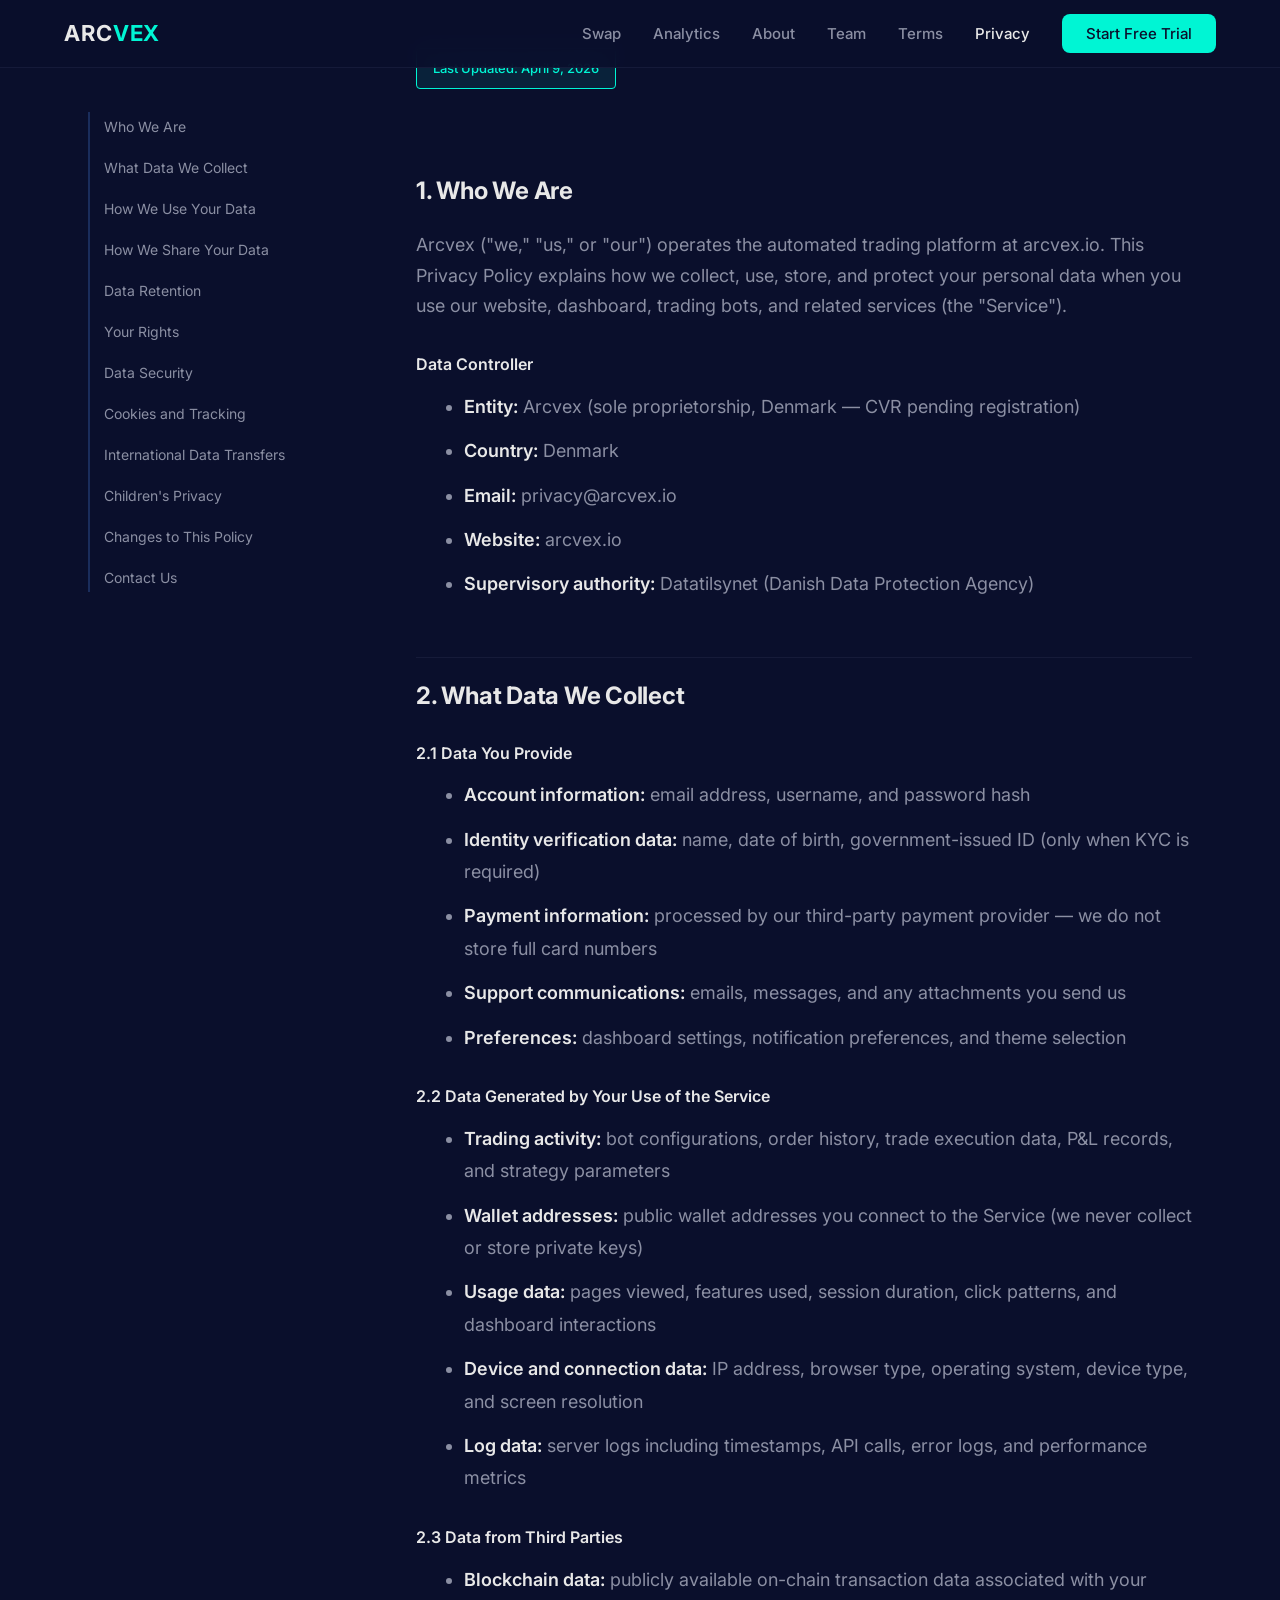
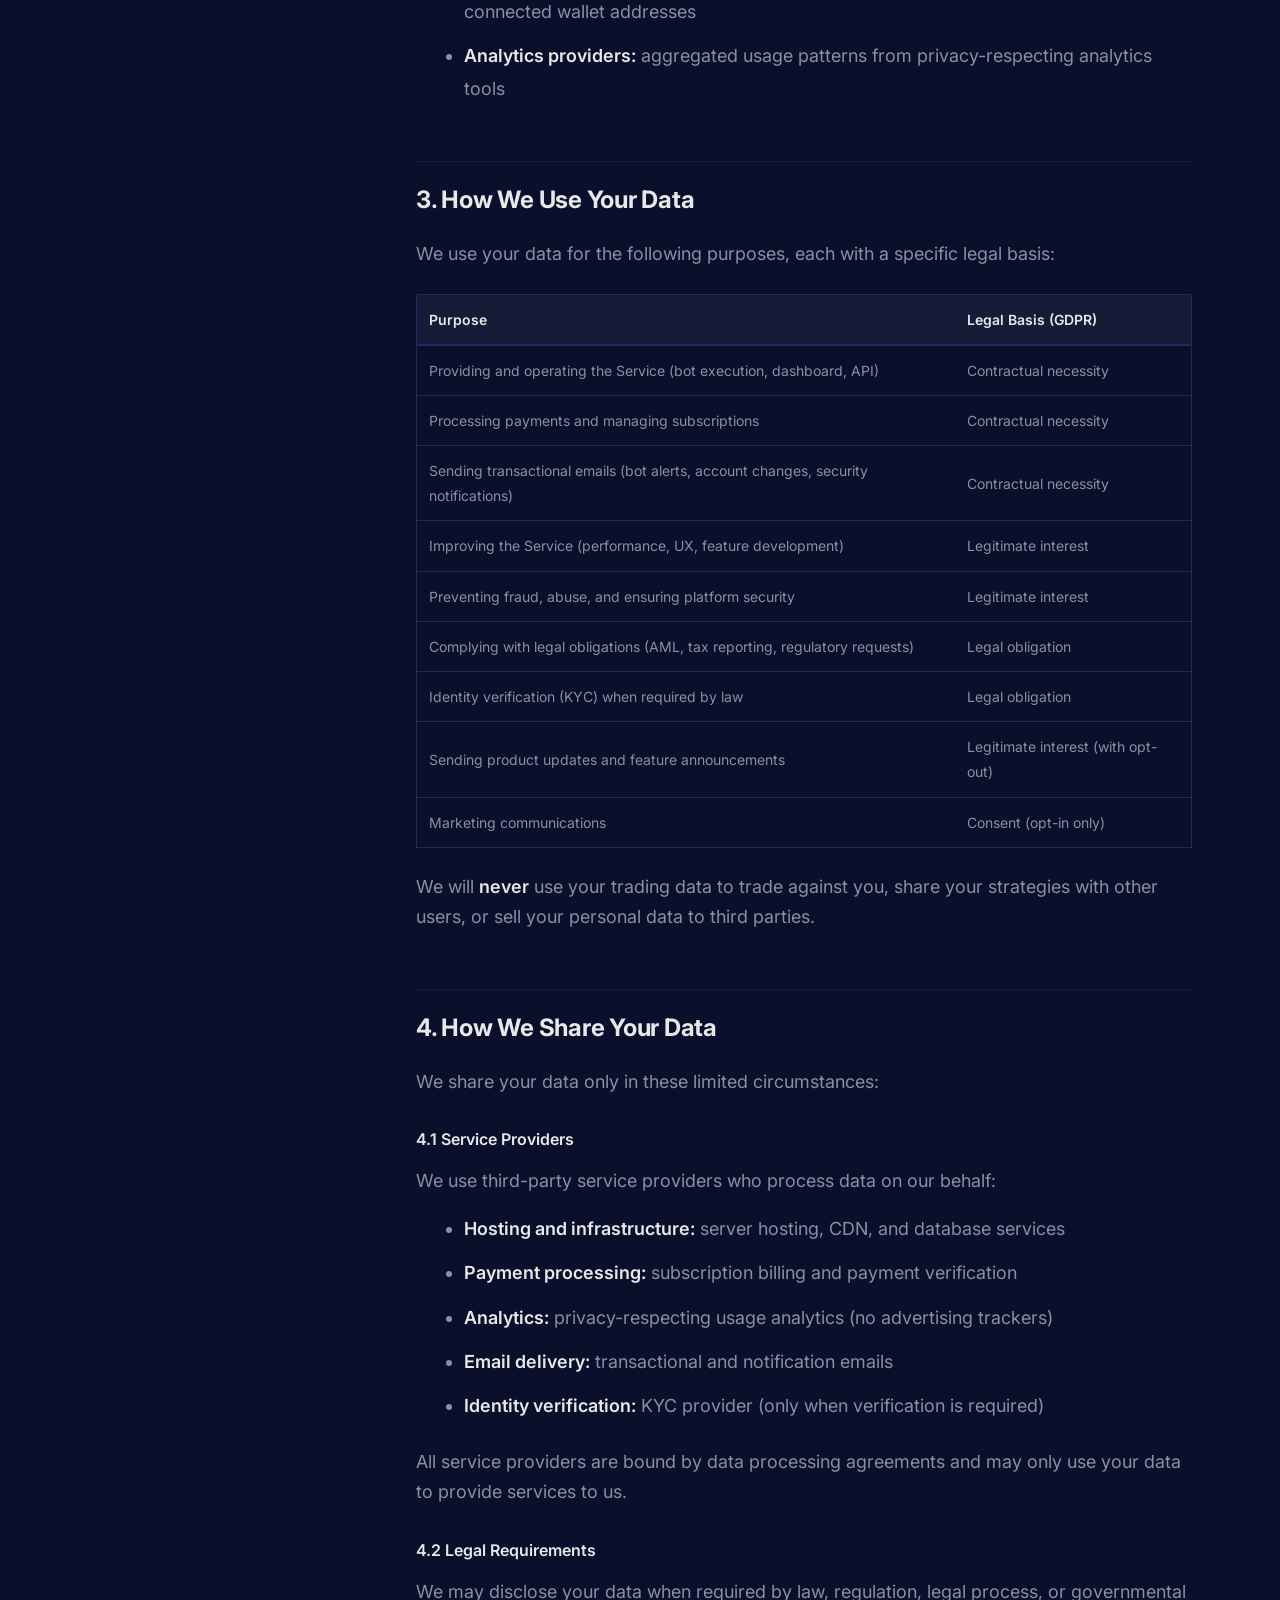
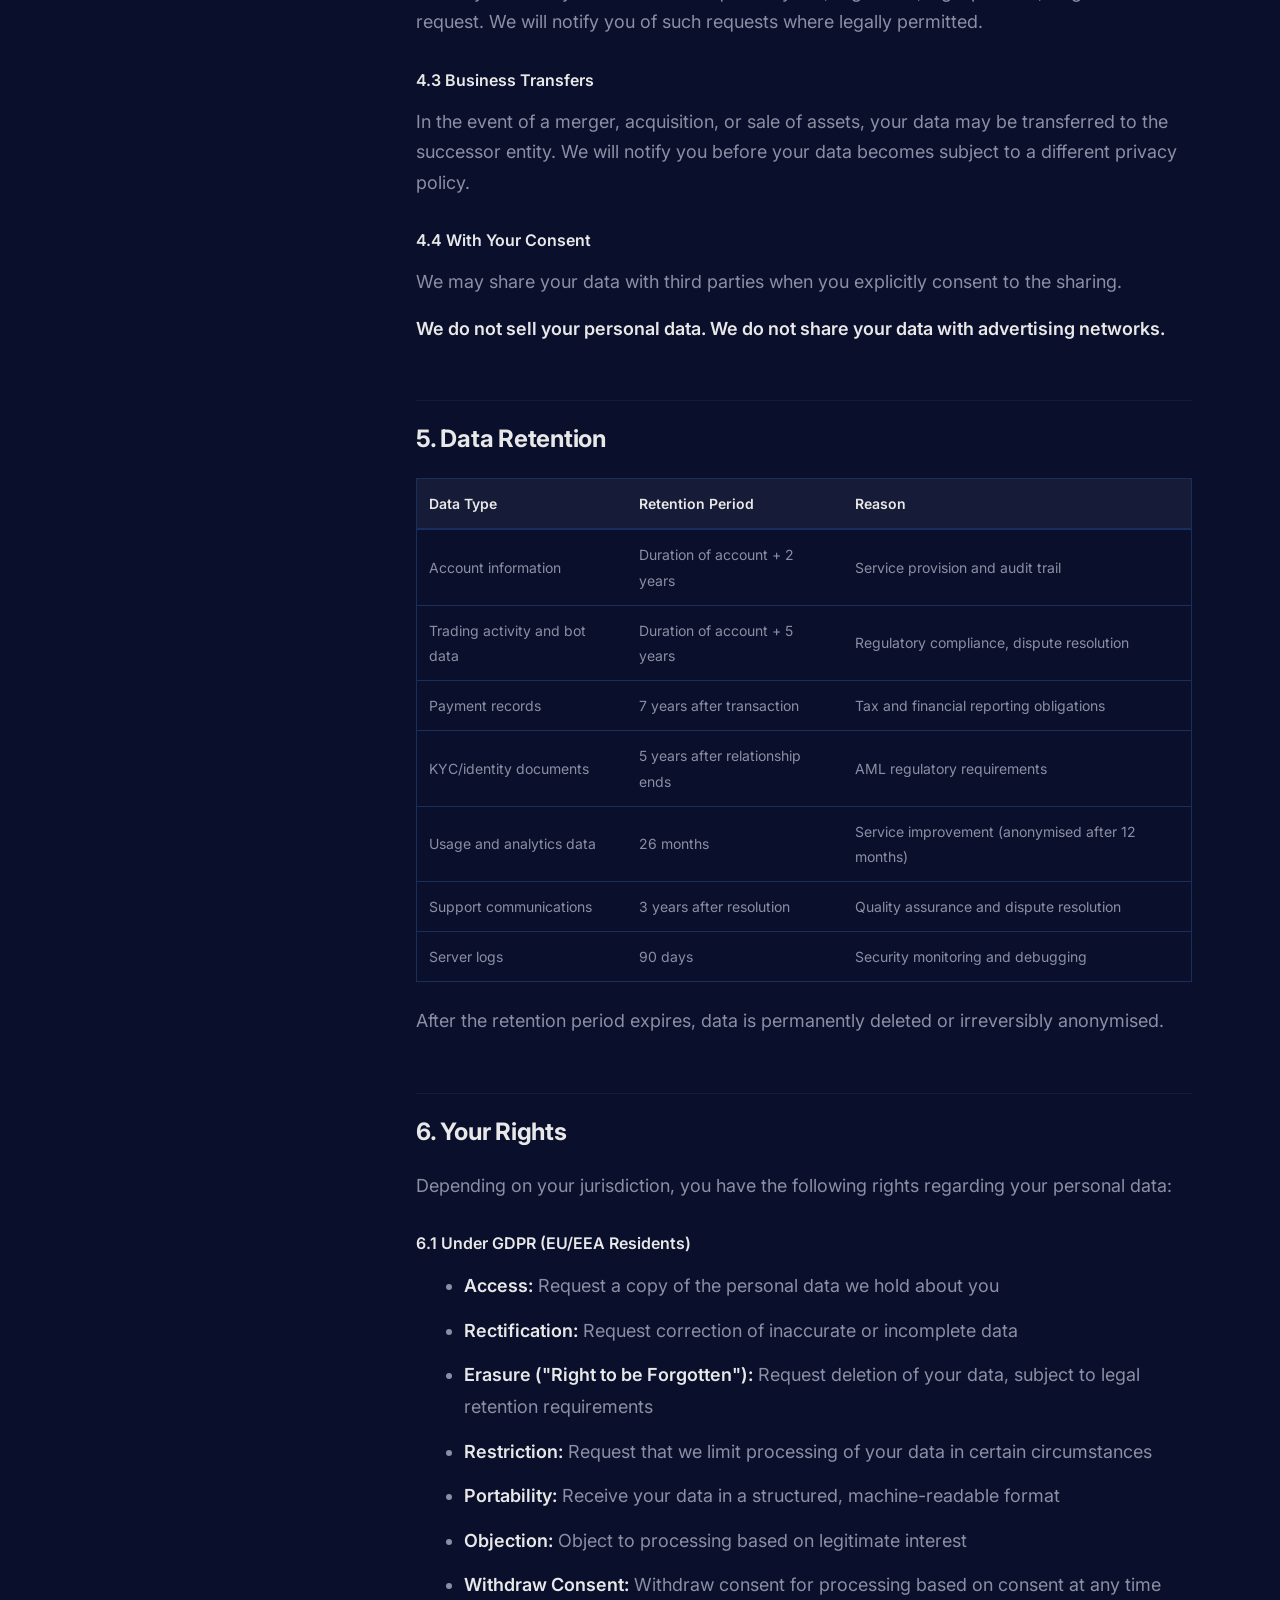
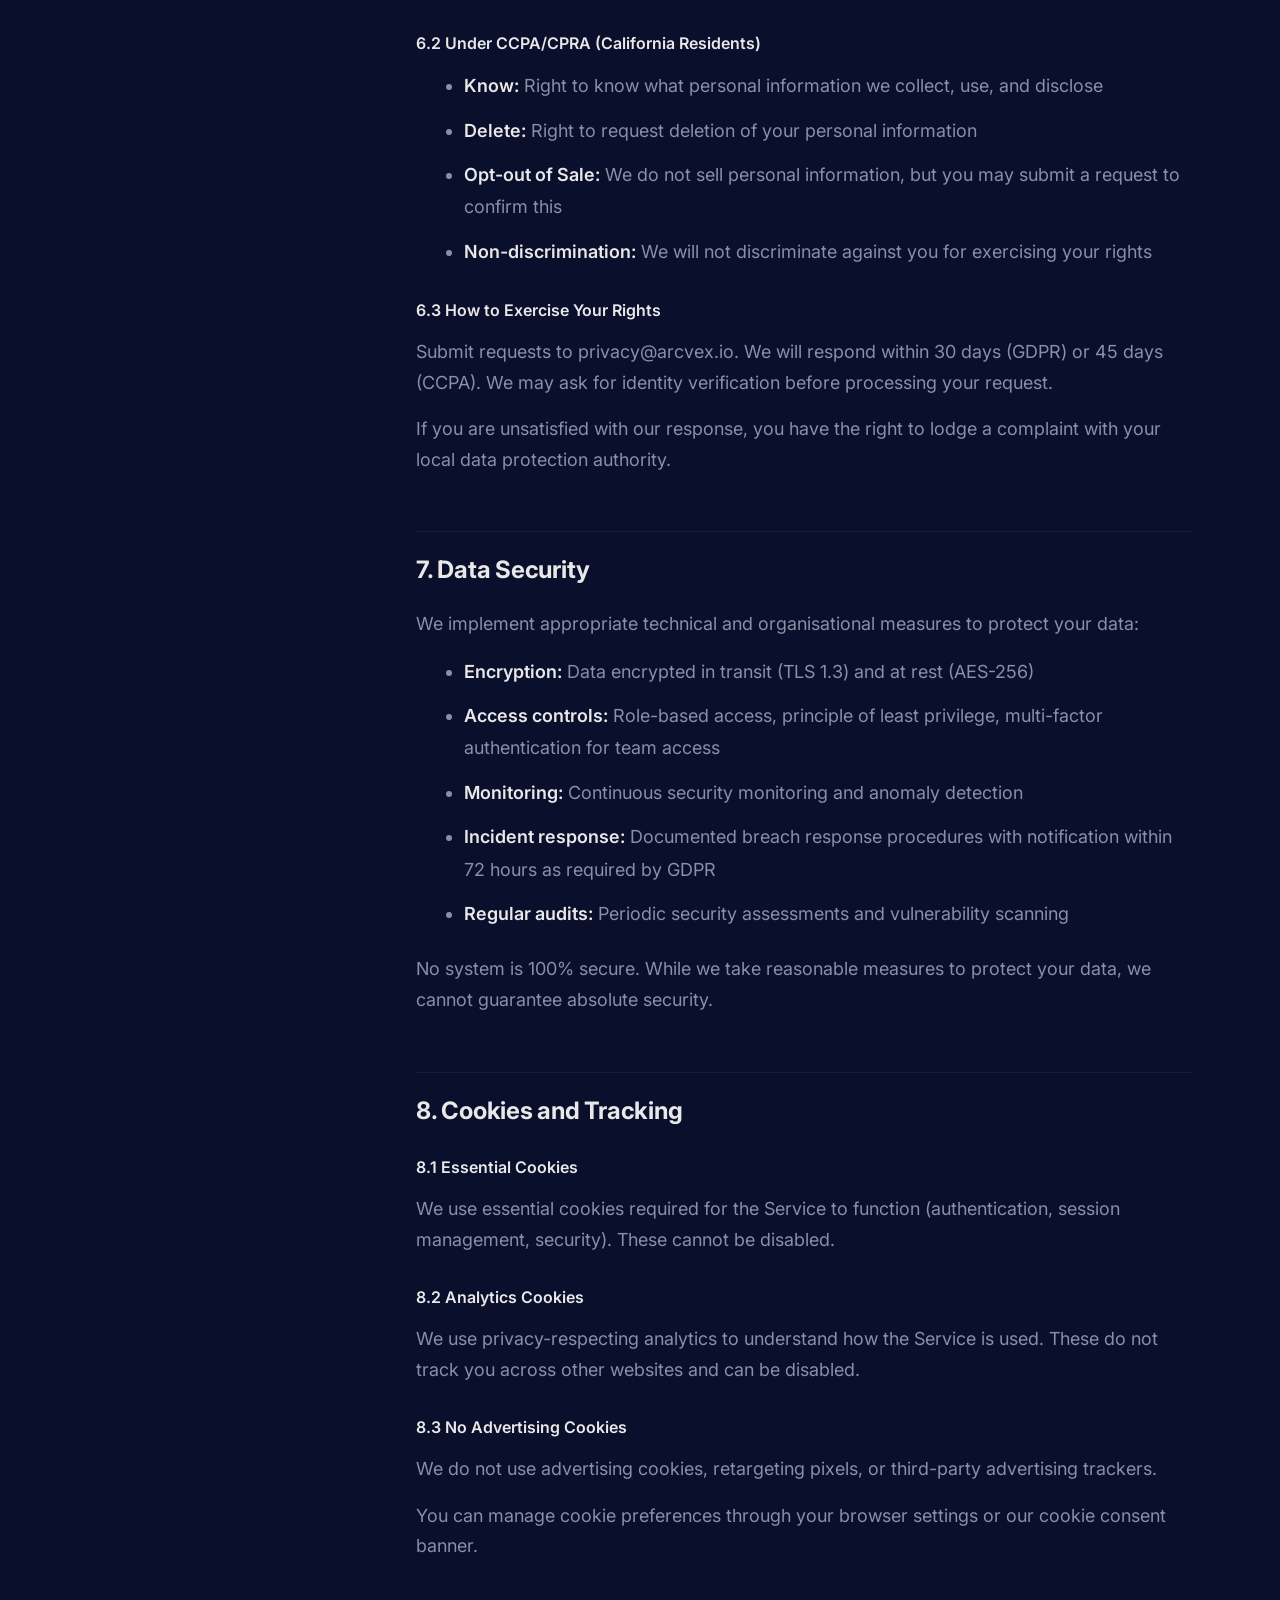
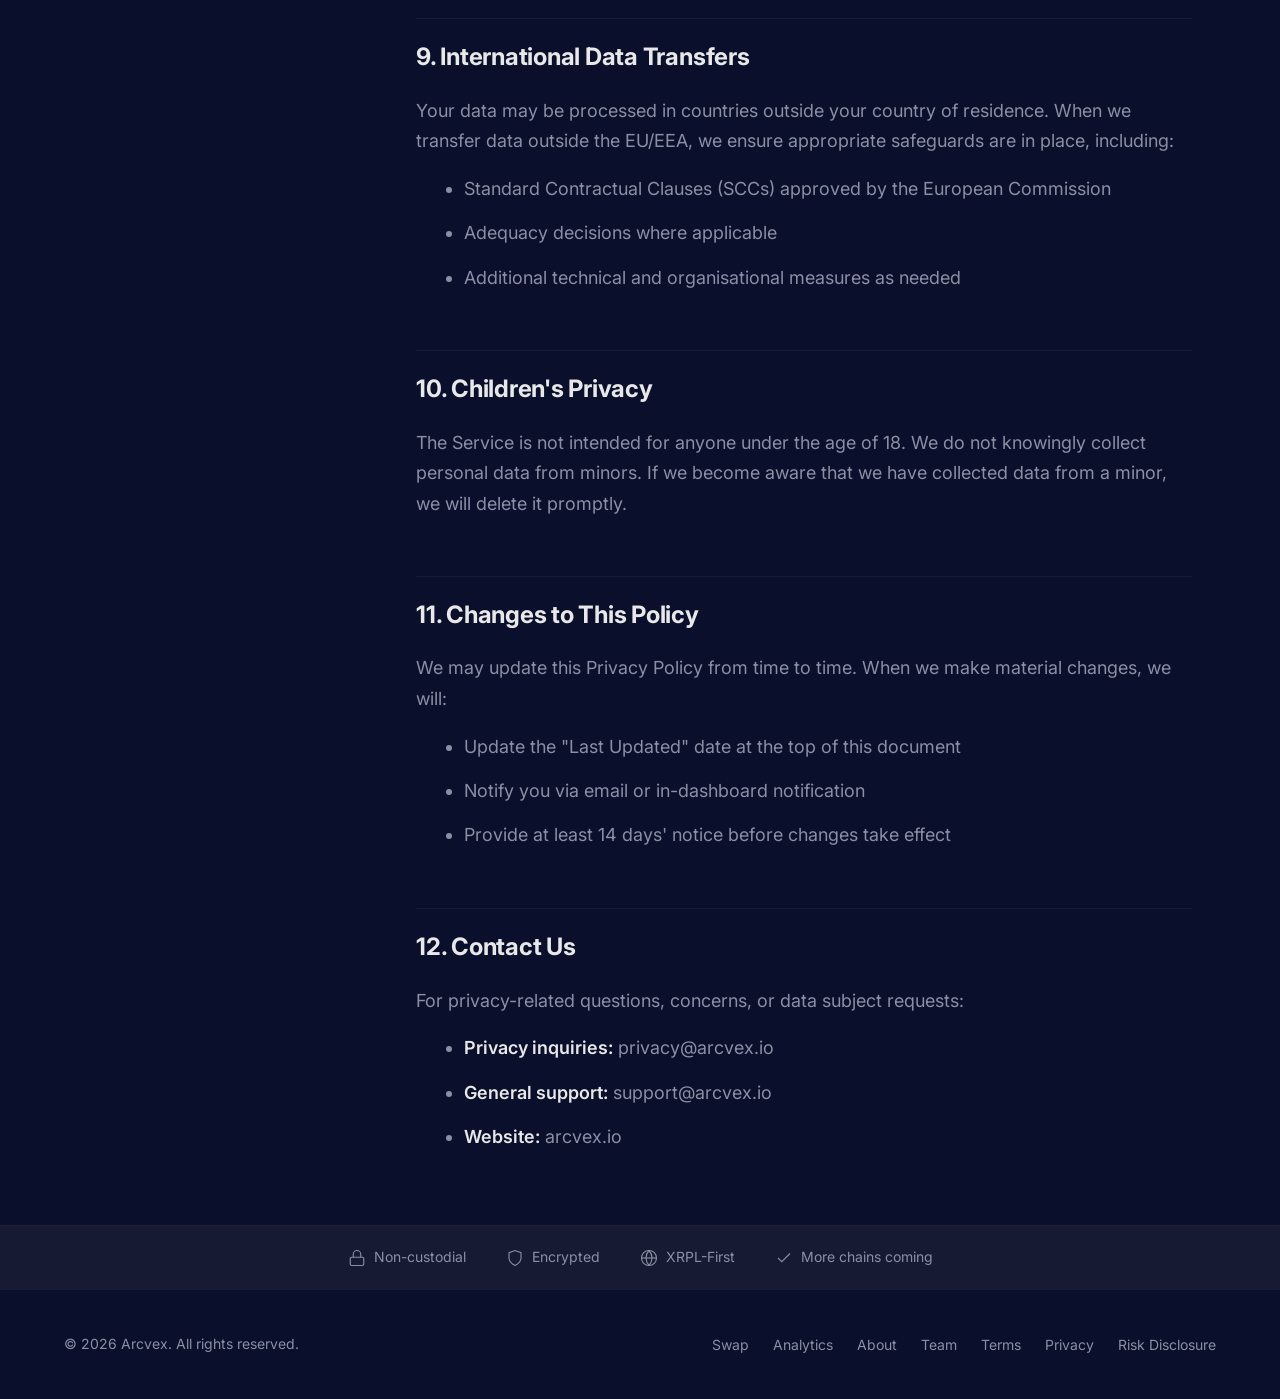
<file: privacy.html>
<!DOCTYPE html>
<html lang="en">
<head>
  <meta charset="UTF-8">
  <meta name="viewport" content="width=device-width, initial-scale=1.0">
  <title>Privacy Policy — Arcvex</title>
  <meta name="description" content="Arcvex takes your privacy seriously. Learn how we collect, process, and protect your personal data in compliance with GDPR, CCPA, and international standards.">
  <meta property="og:title" content="Privacy Policy — Arcvex">
  <meta property="og:description" content="Arcvex privacy practices and data protection commitment.">
  <meta property="og:type" content="website">
  <meta property="og:url" content="https://arcvex.io/privacy">
  <link rel="preconnect" href="https://fonts.googleapis.com">
  <link rel="preconnect" href="https://fonts.gstatic.com" crossorigin>
  <link href="https://fonts.googleapis.com/css2?family=Inter:wght@400;500;600;700&family=JetBrains+Mono:wght@400;500&display=swap" rel="stylesheet">
  <link rel="stylesheet" href="styles.css">
  <style>
    .legal-page {
      padding: 48px 0;
    }

    .legal-layout {
      display: grid;
      grid-template-columns: 280px 1fr;
      gap: 48px;
      max-width: 1200px;
      margin: 0 auto;
      padding: 0 24px;
    }

    .legal-sidebar {
      position: sticky;
      top: 100px;
      height: fit-content;
    }

    .legal-toc {
      list-style: none;
      padding: 0;
      margin: 0;
      border-left: 2px solid var(--border-color, #1A2D5C);
      padding-left: 16px;
    }

    .legal-toc li {
      margin: 12px 0;
    }

    .legal-toc a {
      color: var(--text-secondary);
      text-decoration: none;
      font-size: 14px;
      line-height: 1.5;
      display: block;
      padding: 4px 0;
      transition: all 0.2s;
      border-left: 2px solid transparent;
      padding-left: 12px;
      margin-left: -16px;
    }

    .legal-toc a:hover {
      color: var(--accent-teal);
    }

    .legal-toc a.active {
      color: var(--accent-teal);
      border-left-color: var(--accent-teal);
      font-weight: 500;
    }

    .legal-content {
      line-height: 1.8;
    }

    .legal-content h2 {
      font-size: 24px;
      font-weight: 700;
      margin-top: 56px;
      margin-bottom: 24px;
      color: var(--text-primary);
      scroll-margin-top: 100px;
    }

    .legal-content h2:first-child {
      margin-top: 0;
    }

    .legal-content h3 {
      font-size: 16px;
      font-weight: 600;
      margin-top: 32px;
      margin-bottom: 16px;
      color: var(--text-primary);
    }

    .legal-content p {
      margin-bottom: 16px;
      color: var(--text-secondary);
    }

    .legal-content ul,
    .legal-content ol {
      margin: 16px 0 24px 24px;
      color: var(--text-secondary);
    }

    .legal-content li {
      margin-bottom: 12px;
      line-height: 1.8;
    }

    .legal-content table {
      width: 100%;
      border-collapse: collapse;
      margin: 24px 0;
      font-size: 14px;
      border: 1px solid var(--border-color, #1A2D5C);
    }

    .legal-content th {
      background: rgba(255, 255, 255, 0.05);
      padding: 12px;
      text-align: left;
      font-weight: 600;
      border-bottom: 2px solid var(--border-color, #1A2D5C);
      color: var(--text-primary);
    }

    .legal-content td {
      padding: 12px;
      border-bottom: 1px solid var(--border-color, #1A2D5C);
      color: var(--text-secondary);
    }

    .legal-content tr:last-child td {
      border-bottom: none;
    }

    .legal-badge {
      display: inline-block;
      background: rgba(0, 200, 180, 0.1);
      border: 1px solid var(--accent-teal);
      color: var(--accent-teal);
      padding: 8px 16px;
      border-radius: 4px;
      font-size: 13px;
      font-weight: 500;
      margin-bottom: 32px;
    }

    .legal-content strong {
      color: var(--text-primary);
      font-weight: 600;
    }

    .legal-content em {
      color: var(--text-secondary);
    }

    @media (max-width: 768px) {
      .legal-layout {
        grid-template-columns: 1fr;
        gap: 32px;
      }

      .legal-sidebar {
        position: static;
      }

      .legal-toc {
        display: flex;
        flex-wrap: wrap;
        gap: 12px;
        border-left: none;
        padding-left: 0;
      }

      .legal-toc li {
        margin: 0;
      }

      .legal-toc a {
        padding: 6px 12px;
        border-left: none;
        margin-left: 0;
        background: rgba(255, 255, 255, 0.05);
        border: 1px solid var(--border-color, #1A2D5C);
        border-radius: 4px;
        font-size: 13px;
      }

      .legal-toc a.active {
        background: var(--accent-teal);
        color: var(--bg-primary);
        border-color: var(--accent-teal);
      }

      .legal-content h2 {
        font-size: 20px;
        margin-top: 40px;
      }
    }
  </style>
</head>
<body>

  <!-- Navigation -->
  <nav class="nav">
    <div class="container">
      <a href="/" class="nav-logo">ARC<span>VEX</span></a>
      <button class="nav-toggle" aria-label="Toggle navigation" onclick="document.querySelector('.nav-links').classList.toggle('open')">&#9776;</button>
      <ul class="nav-links">
        <li><a href="/swap">Swap</a></li>
        <li><a href="/analytics">Analytics</a></li>
        <li><a href="/about">About</a></li>
        <li><a href="/team">Team</a></li>
        <li><a href="/terms">Terms</a></li>
        <li><a href="/privacy" class="active">Privacy</a></li>
        <li><a href="#" class="nav-cta">Start Free Trial</a></li>
      </ul>
    </div>
  </nav>

  <!-- Legal Page -->
  <section class="legal-page">
    <div class="container">
      <div class="legal-layout">

        <!-- Sidebar TOC -->
        <aside class="legal-sidebar">
          <ul class="legal-toc">
            <li><a href="#section-1">Who We Are</a></li>
            <li><a href="#section-2">What Data We Collect</a></li>
            <li><a href="#section-3">How We Use Your Data</a></li>
            <li><a href="#section-4">How We Share Your Data</a></li>
            <li><a href="#section-5">Data Retention</a></li>
            <li><a href="#section-6">Your Rights</a></li>
            <li><a href="#section-7">Data Security</a></li>
            <li><a href="#section-8">Cookies and Tracking</a></li>
            <li><a href="#section-9">International Data Transfers</a></li>
            <li><a href="#section-10">Children's Privacy</a></li>
            <li><a href="#section-11">Changes to This Policy</a></li>
            <li><a href="#section-12">Contact Us</a></li>
          </ul>
        </aside>

        <!-- Main Content -->
        <div class="legal-content">
          <div class="legal-badge">Last Updated: April 9, 2026</div>

          <h2 id="section-1">1. Who We Are</h2>
          <p>Arcvex ("we," "us," or "our") operates the automated trading platform at arcvex.io. This Privacy Policy explains how we collect, use, store, and protect your personal data when you use our website, dashboard, trading bots, and related services (the "Service").</p>
          <h3>Data Controller</h3>
          <ul>
            <li><strong>Entity:</strong> Arcvex (sole proprietorship, Denmark — CVR pending registration)</li>
            <li><strong>Country:</strong> Denmark</li>
            <li><strong>Email:</strong> privacy@arcvex.io</li>
            <li><strong>Website:</strong> arcvex.io</li>
            <li><strong>Supervisory authority:</strong> Datatilsynet (Danish Data Protection Agency)</li>
          </ul>

          <h2 id="section-2">2. What Data We Collect</h2>

          <h3>2.1 Data You Provide</h3>
          <ul>
            <li><strong>Account information:</strong> email address, username, and password hash</li>
            <li><strong>Identity verification data:</strong> name, date of birth, government-issued ID (only when KYC is required)</li>
            <li><strong>Payment information:</strong> processed by our third-party payment provider — we do not store full card numbers</li>
            <li><strong>Support communications:</strong> emails, messages, and any attachments you send us</li>
            <li><strong>Preferences:</strong> dashboard settings, notification preferences, and theme selection</li>
          </ul>

          <h3>2.2 Data Generated by Your Use of the Service</h3>
          <ul>
            <li><strong>Trading activity:</strong> bot configurations, order history, trade execution data, P&L records, and strategy parameters</li>
            <li><strong>Wallet addresses:</strong> public wallet addresses you connect to the Service (we never collect or store private keys)</li>
            <li><strong>Usage data:</strong> pages viewed, features used, session duration, click patterns, and dashboard interactions</li>
            <li><strong>Device and connection data:</strong> IP address, browser type, operating system, device type, and screen resolution</li>
            <li><strong>Log data:</strong> server logs including timestamps, API calls, error logs, and performance metrics</li>
          </ul>

          <h3>2.3 Data from Third Parties</h3>
          <ul>
            <li><strong>Blockchain data:</strong> publicly available on-chain transaction data associated with your connected wallet addresses</li>
            <li><strong>Analytics providers:</strong> aggregated usage patterns from privacy-respecting analytics tools</li>
          </ul>

          <h2 id="section-3">3. How We Use Your Data</h2>
          <p>We use your data for the following purposes, each with a specific legal basis:</p>
          <table>
            <thead>
              <tr>
                <th>Purpose</th>
                <th>Legal Basis (GDPR)</th>
              </tr>
            </thead>
            <tbody>
              <tr>
                <td>Providing and operating the Service (bot execution, dashboard, API)</td>
                <td>Contractual necessity</td>
              </tr>
              <tr>
                <td>Processing payments and managing subscriptions</td>
                <td>Contractual necessity</td>
              </tr>
              <tr>
                <td>Sending transactional emails (bot alerts, account changes, security notifications)</td>
                <td>Contractual necessity</td>
              </tr>
              <tr>
                <td>Improving the Service (performance, UX, feature development)</td>
                <td>Legitimate interest</td>
              </tr>
              <tr>
                <td>Preventing fraud, abuse, and ensuring platform security</td>
                <td>Legitimate interest</td>
              </tr>
              <tr>
                <td>Complying with legal obligations (AML, tax reporting, regulatory requests)</td>
                <td>Legal obligation</td>
              </tr>
              <tr>
                <td>Identity verification (KYC) when required by law</td>
                <td>Legal obligation</td>
              </tr>
              <tr>
                <td>Sending product updates and feature announcements</td>
                <td>Legitimate interest (with opt-out)</td>
              </tr>
              <tr>
                <td>Marketing communications</td>
                <td>Consent (opt-in only)</td>
              </tr>
            </tbody>
          </table>
          <p>We will <strong>never</strong> use your trading data to trade against you, share your strategies with other users, or sell your personal data to third parties.</p>

          <h2 id="section-4">4. How We Share Your Data</h2>
          <p>We share your data only in these limited circumstances:</p>

          <h3>4.1 Service Providers</h3>
          <p>We use third-party service providers who process data on our behalf:</p>
          <ul>
            <li><strong>Hosting and infrastructure:</strong> server hosting, CDN, and database services</li>
            <li><strong>Payment processing:</strong> subscription billing and payment verification</li>
            <li><strong>Analytics:</strong> privacy-respecting usage analytics (no advertising trackers)</li>
            <li><strong>Email delivery:</strong> transactional and notification emails</li>
            <li><strong>Identity verification:</strong> KYC provider (only when verification is required)</li>
          </ul>
          <p>All service providers are bound by data processing agreements and may only use your data to provide services to us.</p>

          <h3>4.2 Legal Requirements</h3>
          <p>We may disclose your data when required by law, regulation, legal process, or governmental request. We will notify you of such requests where legally permitted.</p>

          <h3>4.3 Business Transfers</h3>
          <p>In the event of a merger, acquisition, or sale of assets, your data may be transferred to the successor entity. We will notify you before your data becomes subject to a different privacy policy.</p>

          <h3>4.4 With Your Consent</h3>
          <p>We may share your data with third parties when you explicitly consent to the sharing.</p>

          <p><strong>We do not sell your personal data. We do not share your data with advertising networks.</strong></p>

          <h2 id="section-5">5. Data Retention</h2>
          <table>
            <thead>
              <tr>
                <th>Data Type</th>
                <th>Retention Period</th>
                <th>Reason</th>
              </tr>
            </thead>
            <tbody>
              <tr>
                <td>Account information</td>
                <td>Duration of account + 2 years</td>
                <td>Service provision and audit trail</td>
              </tr>
              <tr>
                <td>Trading activity and bot data</td>
                <td>Duration of account + 5 years</td>
                <td>Regulatory compliance, dispute resolution</td>
              </tr>
              <tr>
                <td>Payment records</td>
                <td>7 years after transaction</td>
                <td>Tax and financial reporting obligations</td>
              </tr>
              <tr>
                <td>KYC/identity documents</td>
                <td>5 years after relationship ends</td>
                <td>AML regulatory requirements</td>
              </tr>
              <tr>
                <td>Usage and analytics data</td>
                <td>26 months</td>
                <td>Service improvement (anonymised after 12 months)</td>
              </tr>
              <tr>
                <td>Support communications</td>
                <td>3 years after resolution</td>
                <td>Quality assurance and dispute resolution</td>
              </tr>
              <tr>
                <td>Server logs</td>
                <td>90 days</td>
                <td>Security monitoring and debugging</td>
              </tr>
            </tbody>
          </table>
          <p>After the retention period expires, data is permanently deleted or irreversibly anonymised.</p>

          <h2 id="section-6">6. Your Rights</h2>
          <p>Depending on your jurisdiction, you have the following rights regarding your personal data:</p>

          <h3>6.1 Under GDPR (EU/EEA Residents)</h3>
          <ul>
            <li><strong>Access:</strong> Request a copy of the personal data we hold about you</li>
            <li><strong>Rectification:</strong> Request correction of inaccurate or incomplete data</li>
            <li><strong>Erasure ("Right to be Forgotten"):</strong> Request deletion of your data, subject to legal retention requirements</li>
            <li><strong>Restriction:</strong> Request that we limit processing of your data in certain circumstances</li>
            <li><strong>Portability:</strong> Receive your data in a structured, machine-readable format</li>
            <li><strong>Objection:</strong> Object to processing based on legitimate interest</li>
            <li><strong>Withdraw Consent:</strong> Withdraw consent for processing based on consent at any time</li>
          </ul>

          <h3>6.2 Under CCPA/CPRA (California Residents)</h3>
          <ul>
            <li><strong>Know:</strong> Right to know what personal information we collect, use, and disclose</li>
            <li><strong>Delete:</strong> Right to request deletion of your personal information</li>
            <li><strong>Opt-out of Sale:</strong> We do not sell personal information, but you may submit a request to confirm this</li>
            <li><strong>Non-discrimination:</strong> We will not discriminate against you for exercising your rights</li>
          </ul>

          <h3>6.3 How to Exercise Your Rights</h3>
          <p>Submit requests to privacy@arcvex.io. We will respond within 30 days (GDPR) or 45 days (CCPA). We may ask for identity verification before processing your request.</p>
          <p>If you are unsatisfied with our response, you have the right to lodge a complaint with your local data protection authority.</p>

          <h2 id="section-7">7. Data Security</h2>
          <p>We implement appropriate technical and organisational measures to protect your data:</p>
          <ul>
            <li><strong>Encryption:</strong> Data encrypted in transit (TLS 1.3) and at rest (AES-256)</li>
            <li><strong>Access controls:</strong> Role-based access, principle of least privilege, multi-factor authentication for team access</li>
            <li><strong>Monitoring:</strong> Continuous security monitoring and anomaly detection</li>
            <li><strong>Incident response:</strong> Documented breach response procedures with notification within 72 hours as required by GDPR</li>
            <li><strong>Regular audits:</strong> Periodic security assessments and vulnerability scanning</li>
          </ul>
          <p>No system is 100% secure. While we take reasonable measures to protect your data, we cannot guarantee absolute security.</p>

          <h2 id="section-8">8. Cookies and Tracking</h2>

          <h3>8.1 Essential Cookies</h3>
          <p>We use essential cookies required for the Service to function (authentication, session management, security). These cannot be disabled.</p>

          <h3>8.2 Analytics Cookies</h3>
          <p>We use privacy-respecting analytics to understand how the Service is used. These do not track you across other websites and can be disabled.</p>

          <h3>8.3 No Advertising Cookies</h3>
          <p>We do not use advertising cookies, retargeting pixels, or third-party advertising trackers.</p>

          <p>You can manage cookie preferences through your browser settings or our cookie consent banner.</p>

          <h2 id="section-9">9. International Data Transfers</h2>
          <p>Your data may be processed in countries outside your country of residence. When we transfer data outside the EU/EEA, we ensure appropriate safeguards are in place, including:</p>
          <ul>
            <li>Standard Contractual Clauses (SCCs) approved by the European Commission</li>
            <li>Adequacy decisions where applicable</li>
            <li>Additional technical and organisational measures as needed</li>
          </ul>

          <h2 id="section-10">10. Children's Privacy</h2>
          <p>The Service is not intended for anyone under the age of 18. We do not knowingly collect personal data from minors. If we become aware that we have collected data from a minor, we will delete it promptly.</p>

          <h2 id="section-11">11. Changes to This Policy</h2>
          <p>We may update this Privacy Policy from time to time. When we make material changes, we will:</p>
          <ul>
            <li>Update the "Last Updated" date at the top of this document</li>
            <li>Notify you via email or in-dashboard notification</li>
            <li>Provide at least 14 days' notice before changes take effect</li>
          </ul>

          <h2 id="section-12">12. Contact Us</h2>
          <p>For privacy-related questions, concerns, or data subject requests:</p>
          <ul>
            <li><strong>Privacy inquiries:</strong> privacy@arcvex.io</li>
            <li><strong>General support:</strong> support@arcvex.io</li>
            <li><strong>Website:</strong> arcvex.io</li>
          </ul>

        </div>

      </div>
    </div>
  </section>

  <!-- Trust Bar -->
  <div class="trust-bar">
    <div class="container">
      <div class="trust-bar-item">
        <svg viewBox="0 0 24 24"><rect x="3" y="11" width="18" height="11" rx="2" ry="2"/><path d="M7 11V7a5 5 0 0 1 10 0v4"/></svg>
        Non-custodial
      </div>
      <div class="trust-bar-item">
        <svg viewBox="0 0 24 24"><path d="M12 22s8-4 8-10V5l-8-3-8 3v7c0 6 8 10 8 10z"/></svg>
        Encrypted
      </div>
      <div class="trust-bar-item">
        <svg viewBox="0 0 24 24"><circle cx="12" cy="12" r="10"/><line x1="2" y1="12" x2="22" y2="12"/><path d="M12 2a15.3 15.3 0 0 1 4 10 15.3 15.3 0 0 1-4 10 15.3 15.3 0 0 1-4-10 15.3 15.3 0 0 1 4-10z"/></svg>
        XRPL-First
      </div>
      <div class="trust-bar-item">
        <svg viewBox="0 0 24 24"><polyline points="20 6 9 17 4 12"/></svg>
        More chains coming
      </div>
    </div>
  </div>

  <!-- Footer -->
  <footer class="footer">
    <div class="container">
      <div class="footer-left">&copy; 2026 Arcvex. All rights reserved.</div>
      <ul class="footer-links">
        <li><a href="/swap">Swap</a></li>
        <li><a href="/analytics">Analytics</a></li>
        <li><a href="/about">About</a></li>
        <li><a href="/team">Team</a></li>
        <li><a href="/terms">Terms</a></li>
        <li><a href="/privacy">Privacy</a></li>
        <li><a href="/risk-disclosure">Risk Disclosure</a></li>
      </ul>
    </div>
  </footer>

  <!-- Sidebar TOC active link tracking -->
  <script>
    document.addEventListener('DOMContentLoaded', function() {
      // Fade-in on scroll
      const observer = new IntersectionObserver(function(entries) {
        entries.forEach(function(entry) {
          if (entry.isIntersecting) {
            entry.target.classList.add('visible');
          }
        });
      }, { threshold: 0.1 });

      document.querySelectorAll('.fade-in').forEach(function(el) {
        observer.observe(el);
      });

      // Update active TOC link based on scroll position
      const tocLinks = document.querySelectorAll('.legal-toc a');
      const sections = document.querySelectorAll('h2[id^="section-"]');

      window.addEventListener('scroll', function() {
        let current = '';
        sections.forEach(function(section) {
          const sectionTop = section.offsetTop;
          if (pageYOffset >= sectionTop - 150) {
            current = section.getAttribute('id');
          }
        });

        tocLinks.forEach(function(link) {
          link.classList.remove('active');
          if (link.getAttribute('href') === '#' + current) {
            link.classList.add('active');
          }
        });
      });
    });
  </script>

</body>
</html>
</file>
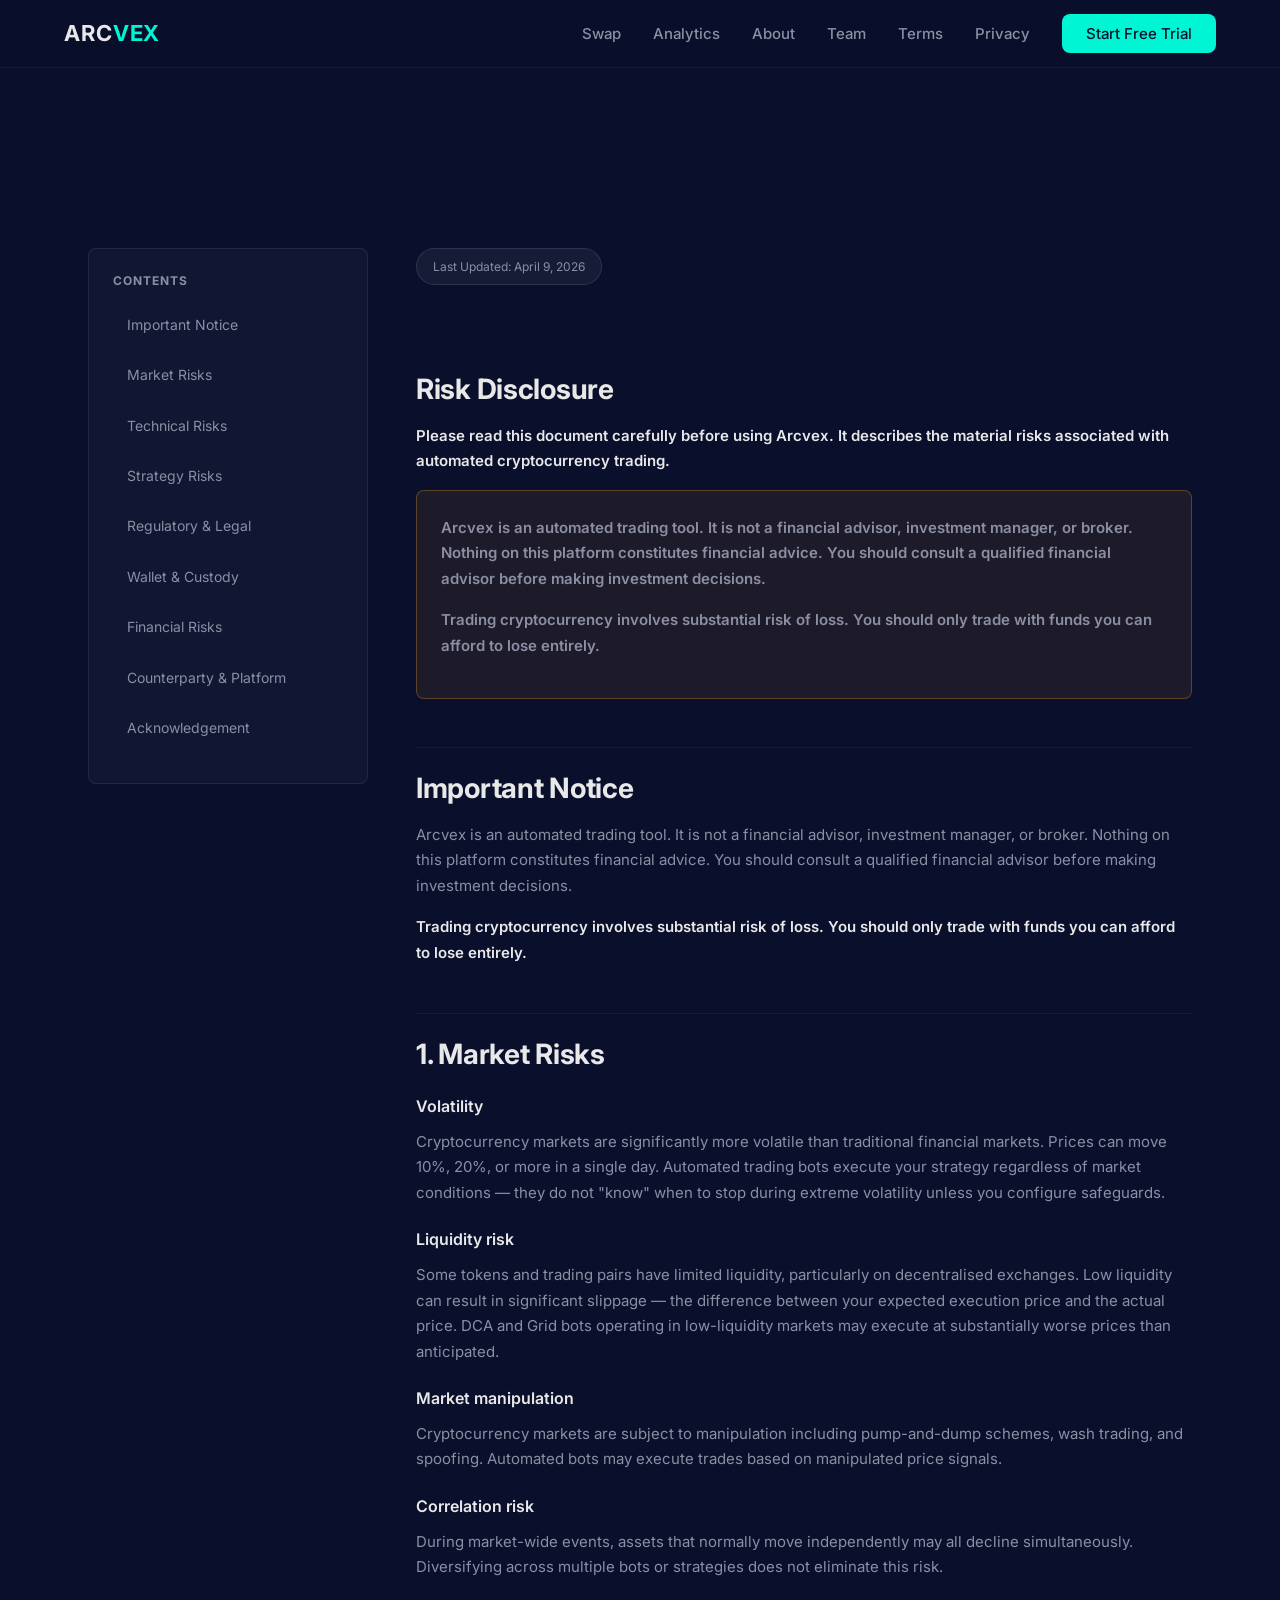
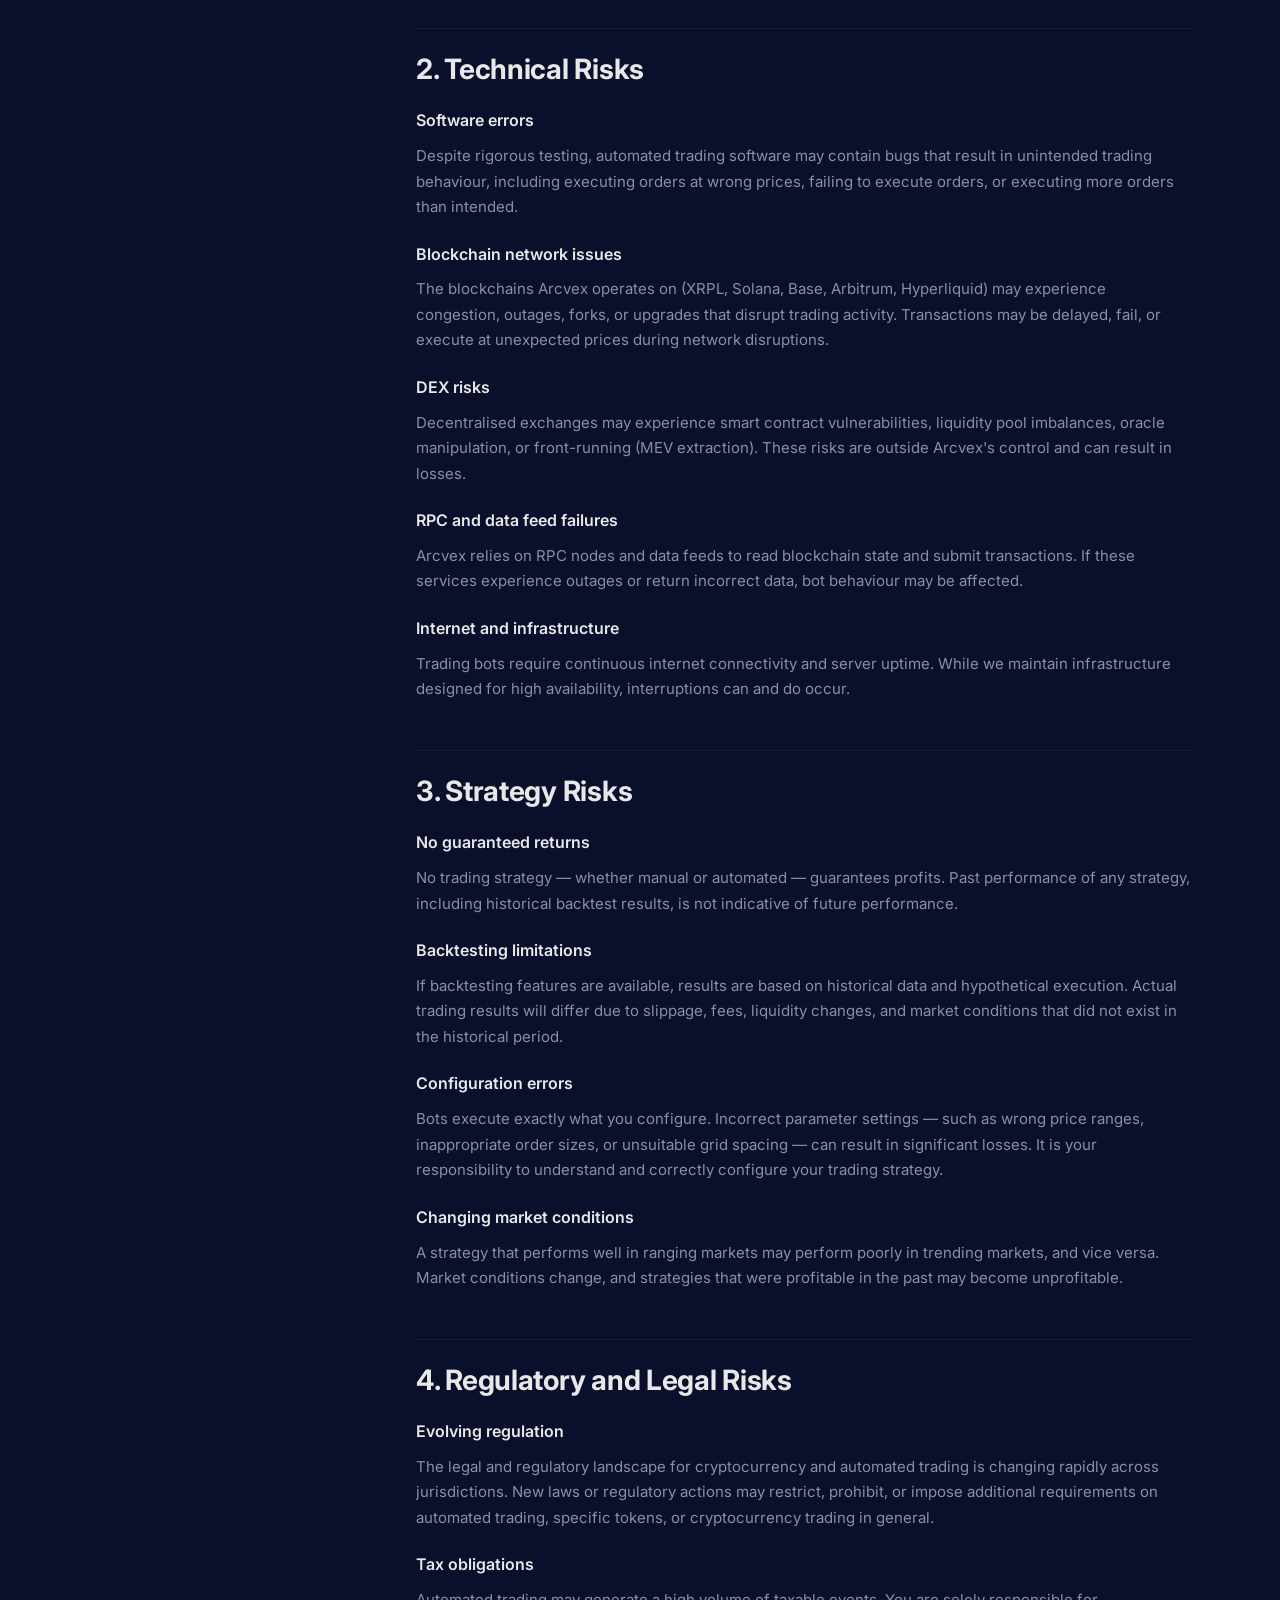
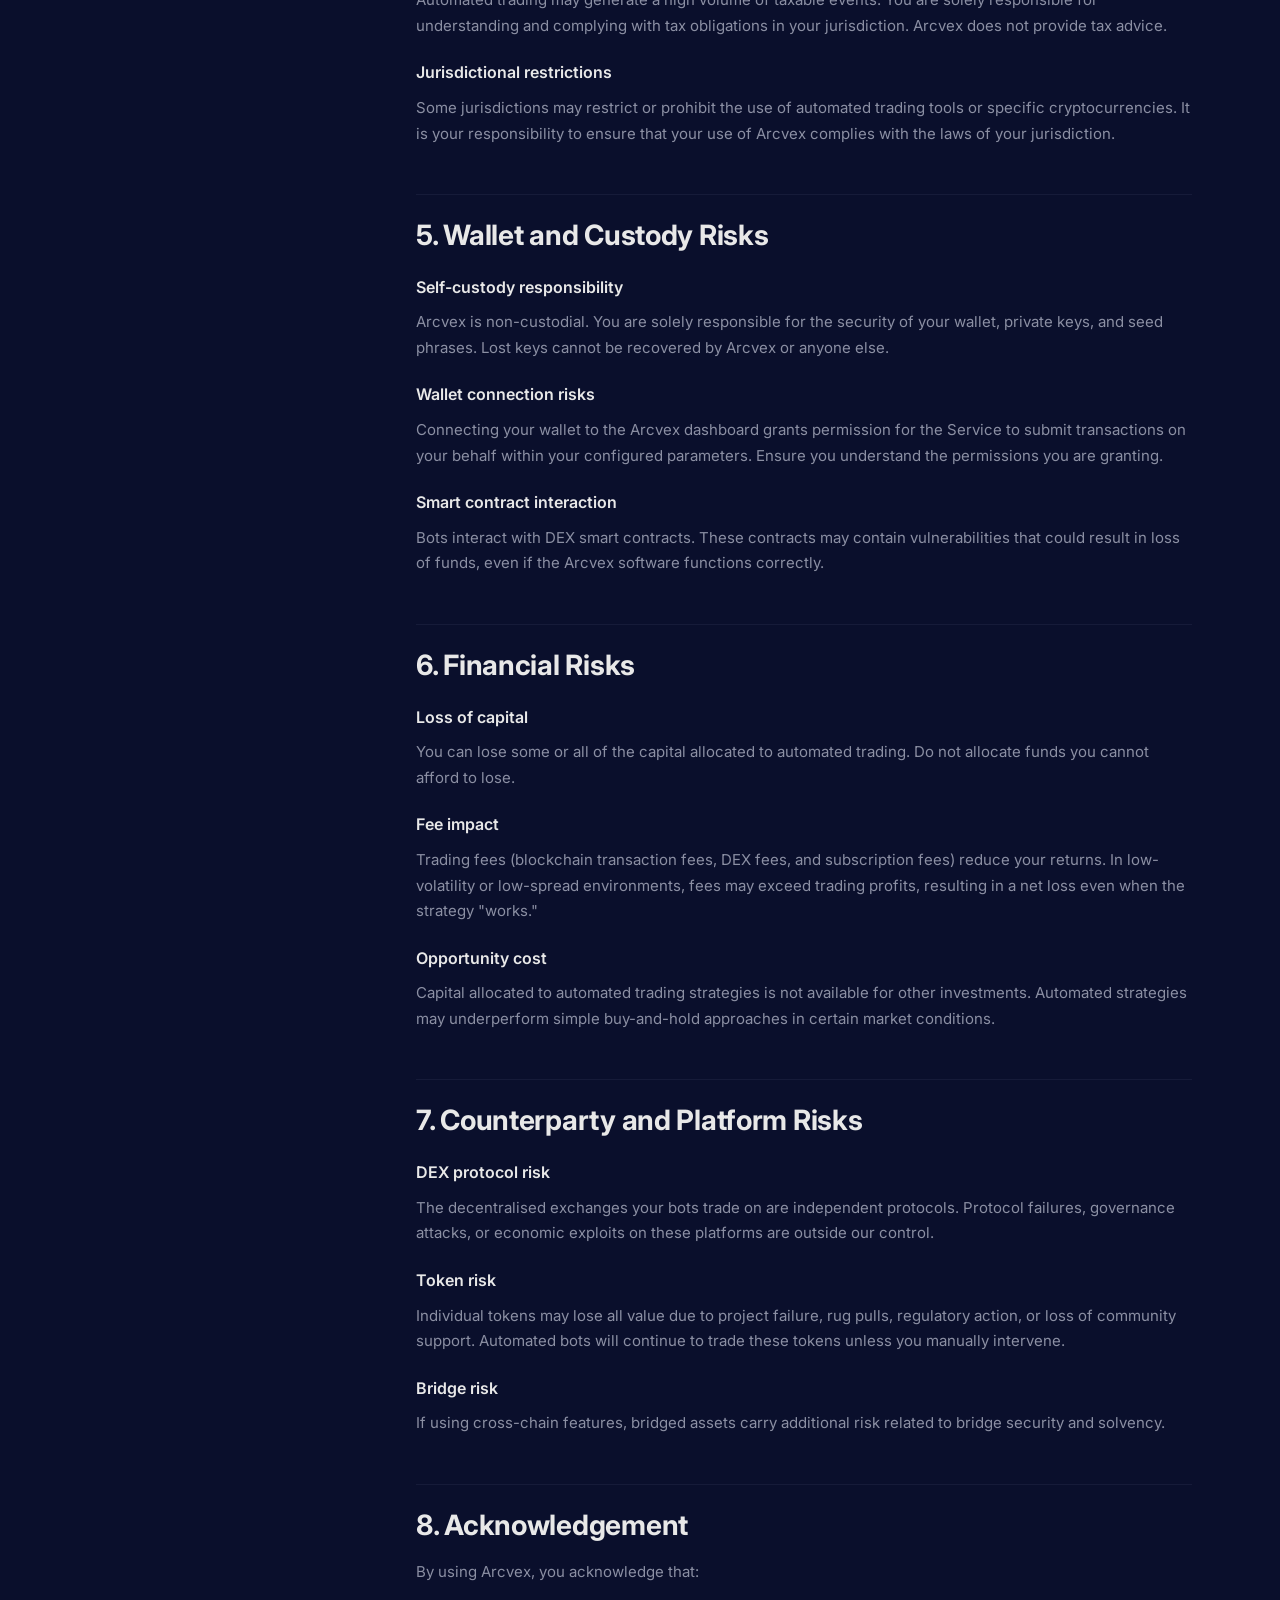
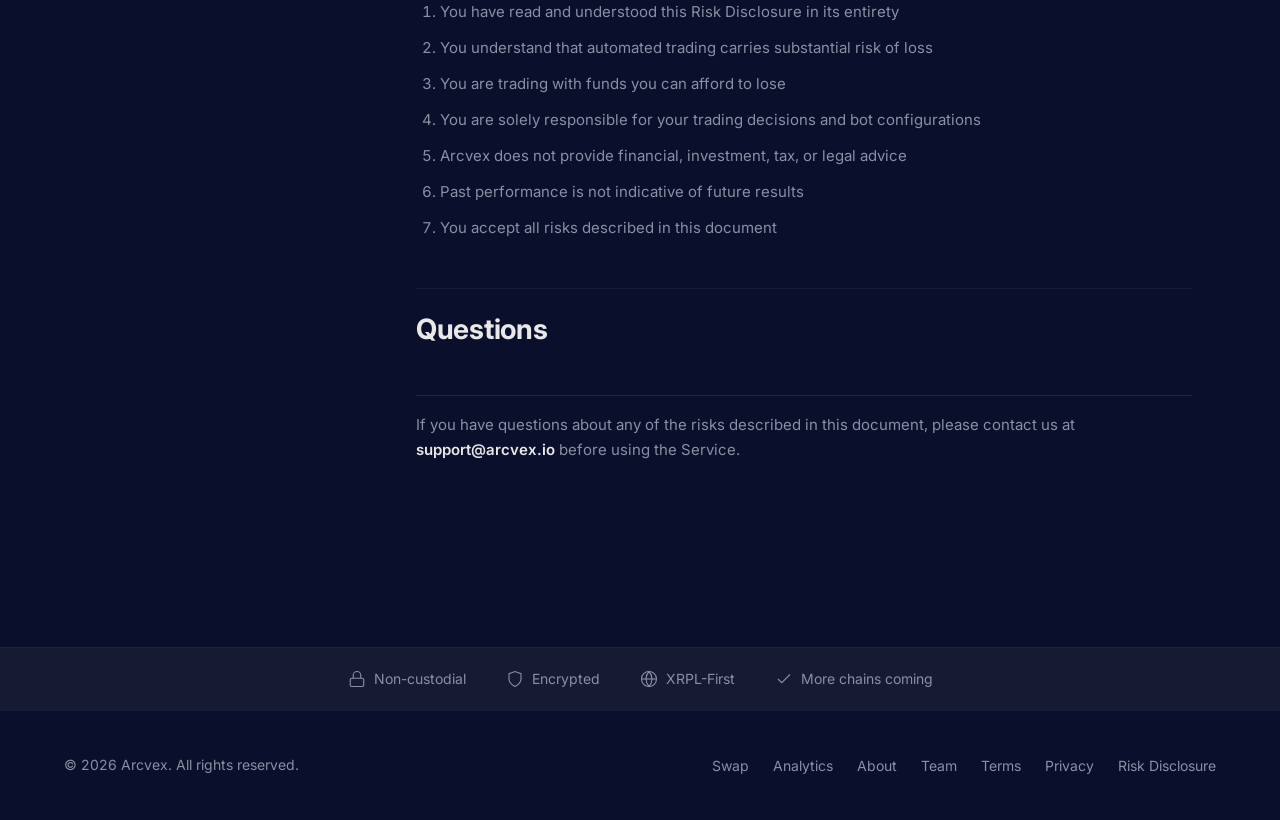
<file: risk-disclosure.html>
<!DOCTYPE html>
<html lang="en">
<head>
  <meta charset="UTF-8">
  <meta name="viewport" content="width=device-width, initial-scale=1.0">
  <title>Risk Disclosure — Arcvex</title>
  <meta name="description" content="Understand the material risks associated with automated cryptocurrency trading on Arcvex, including market volatility, technical risks, and regulatory considerations.">
  <meta property="og:title" content="Risk Disclosure — Arcvex">
  <meta property="og:description" content="Comprehensive risk disclosure for automated cryptocurrency trading on Arcvex.">
  <meta property="og:type" content="website">
  <meta property="og:url" content="https://arcvex.io/risk-disclosure">
  <link rel="preconnect" href="https://fonts.googleapis.com">
  <link rel="preconnect" href="https://fonts.gstatic.com" crossorigin>
  <link href="https://fonts.googleapis.com/css2?family=Inter:wght@400;500;600;700&family=JetBrains+Mono:wght@400;500&display=swap" rel="stylesheet">
  <link rel="stylesheet" href="styles.css">
  <style>
    .legal-page {
      min-height: 100vh;
      background: var(--bg-primary);
    }

    .legal-layout {
      display: grid;
      grid-template-columns: 280px 1fr;
      gap: 48px;
      max-width: 1200px;
      margin: 0 auto;
      padding: 48px 24px;
    }

    .legal-sidebar {
      position: sticky;
      top: 100px;
      height: fit-content;
      max-height: calc(100vh - 120px);
      overflow-y: auto;
      padding: 24px;
      background: rgba(255, 255, 255, 0.03);
      border: 1px solid rgba(255, 255, 255, 0.08);
      border-radius: 8px;
    }

    .legal-sidebar h4 {
      font-size: 12px;
      font-weight: 700;
      text-transform: uppercase;
      letter-spacing: 0.08em;
      color: var(--text-secondary);
      margin-bottom: 16px;
      padding: 0;
    }

    .legal-sidebar ul {
      list-style: none;
      padding: 0;
      margin: 0;
    }

    .legal-sidebar li {
      margin-bottom: 12px;
    }

    .legal-sidebar a {
      display: block;
      font-size: 14px;
      color: var(--text-secondary);
      text-decoration: none;
      padding: 8px 12px;
      border-radius: 4px;
      transition: all 0.2s ease;
      border-left: 2px solid transparent;
    }

    .legal-sidebar a:hover {
      color: var(--text-primary);
      background: rgba(255, 255, 255, 0.05);
      border-left-color: var(--accent-teal);
    }

    .legal-sidebar a.active {
      color: var(--accent-teal);
      background: rgba(39, 211, 198, 0.1);
      border-left-color: var(--accent-teal);
      font-weight: 500;
    }

    .legal-content {
      max-width: 800px;
    }

    .legal-warning {
      background: rgba(245, 166, 35, 0.08);
      border: 1px solid rgba(245, 166, 35, 0.3);
      border-radius: 8px;
      padding: 24px;
      margin-bottom: 48px;
    }

    .legal-warning p {
      color: #F5A623;
      font-weight: 600;
      margin: 0;
      line-height: 1.6;
    }

    .legal-warning p + p {
      margin-top: 12px;
    }

    .legal-badge {
      display: inline-block;
      font-size: 12px;
      color: var(--text-secondary);
      background: rgba(255, 255, 255, 0.05);
      padding: 8px 16px;
      border-radius: 20px;
      margin-bottom: 32px;
      border: 1px solid rgba(255, 255, 255, 0.1);
    }

    .legal-content h2 {
      font-size: 28px;
      font-weight: 700;
      color: var(--text-primary);
      margin-top: 48px;
      margin-bottom: 16px;
      padding-top: 24px;
      scroll-margin-top: 100px;
    }

    .legal-content h2:first-child {
      margin-top: 0;
    }

    .legal-content h3 {
      font-size: 16px;
      font-weight: 600;
      color: var(--text-primary);
      margin-top: 24px;
      margin-bottom: 12px;
    }

    .legal-content p {
      font-size: 15px;
      line-height: 1.7;
      color: var(--text-secondary);
      margin-bottom: 16px;
    }

    .legal-content p strong {
      color: var(--text-primary);
      font-weight: 600;
    }

    .legal-content ul,
    .legal-content ol {
      font-size: 15px;
      line-height: 1.7;
      color: var(--text-secondary);
      margin-bottom: 24px;
      padding-left: 24px;
    }

    .legal-content ul li,
    .legal-content ol li {
      margin-bottom: 12px;
    }

    .legal-content ol {
      list-style-type: decimal;
    }

    .legal-content ul {
      list-style-type: disc;
    }

    .legal-content ul ul,
    .legal-content ol ol {
      margin-top: 8px;
      margin-bottom: 8px;
    }

    /* Responsive */
    @media (max-width: 768px) {
      .legal-layout {
        grid-template-columns: 1fr;
        gap: 32px;
        padding: 32px 16px;
      }

      .legal-sidebar {
        position: static;
        max-height: none;
      }

      .legal-content h2 {
        font-size: 24px;
      }
    }

    /* Scrollbar styling for sidebar */
    .legal-sidebar::-webkit-scrollbar {
      width: 6px;
    }

    .legal-sidebar::-webkit-scrollbar-track {
      background: transparent;
    }

    .legal-sidebar::-webkit-scrollbar-thumb {
      background: rgba(255, 255, 255, 0.1);
      border-radius: 3px;
    }

    .legal-sidebar::-webkit-scrollbar-thumb:hover {
      background: rgba(255, 255, 255, 0.2);
    }
  </style>
</head>
<body>

  <!-- Navigation -->
  <nav class="nav">
    <div class="container">
      <a href="/" class="nav-logo">ARC<span>VEX</span></a>
      <button class="nav-toggle" aria-label="Toggle navigation" onclick="document.querySelector('.nav-links').classList.toggle('open')">&#9776;</button>
      <ul class="nav-links">
        <li><a href="/swap">Swap</a></li>
        <li><a href="/analytics">Analytics</a></li>
        <li><a href="/about">About</a></li>
        <li><a href="/team">Team</a></li>
        <li><a href="/terms">Terms</a></li>
        <li><a href="/privacy">Privacy</a></li>
        <li><a href="#" class="nav-cta">Start Free Trial</a></li>
      </ul>
    </div>
  </nav>

  <!-- Legal Page -->
  <section class="legal-page section">
    <div class="container">
      <div class="legal-layout">

        <!-- Sidebar TOC -->
        <aside class="legal-sidebar">
          <h4>Contents</h4>
          <ul>
            <li><a href="#section-important">Important Notice</a></li>
            <li><a href="#section-1">Market Risks</a></li>
            <li><a href="#section-2">Technical Risks</a></li>
            <li><a href="#section-3">Strategy Risks</a></li>
            <li><a href="#section-4">Regulatory & Legal</a></li>
            <li><a href="#section-5">Wallet & Custody</a></li>
            <li><a href="#section-6">Financial Risks</a></li>
            <li><a href="#section-7">Counterparty & Platform</a></li>
            <li><a href="#section-8">Acknowledgement</a></li>
          </ul>
        </aside>

        <!-- Main Content -->
        <main class="legal-content">

          <div class="legal-badge">Last Updated: April 9, 2026</div>

          <h2>Risk Disclosure</h2>
          <p><strong>Please read this document carefully before using Arcvex. It describes the material risks associated with automated cryptocurrency trading.</strong></p>

          <!-- Warning Box -->
          <div class="legal-warning">
            <p>Arcvex is an automated trading tool. It is not a financial advisor, investment manager, or broker. Nothing on this platform constitutes financial advice. You should consult a qualified financial advisor before making investment decisions.</p>
            <p>Trading cryptocurrency involves substantial risk of loss. You should only trade with funds you can afford to lose entirely.</p>
          </div>

          <!-- Section 1: Important Notice -->
          <h2 id="section-important">Important Notice</h2>
          <p>Arcvex is an automated trading tool. It is not a financial advisor, investment manager, or broker. Nothing on this platform constitutes financial advice. You should consult a qualified financial advisor before making investment decisions.</p>
          <p><strong>Trading cryptocurrency involves substantial risk of loss. You should only trade with funds you can afford to lose entirely.</strong></p>

          <!-- Section 1: Market Risks -->
          <h2 id="section-1">1. Market Risks</h2>

          <h3>Volatility</h3>
          <p>Cryptocurrency markets are significantly more volatile than traditional financial markets. Prices can move 10%, 20%, or more in a single day. Automated trading bots execute your strategy regardless of market conditions — they do not "know" when to stop during extreme volatility unless you configure safeguards.</p>

          <h3>Liquidity risk</h3>
          <p>Some tokens and trading pairs have limited liquidity, particularly on decentralised exchanges. Low liquidity can result in significant slippage — the difference between your expected execution price and the actual price. DCA and Grid bots operating in low-liquidity markets may execute at substantially worse prices than anticipated.</p>

          <h3>Market manipulation</h3>
          <p>Cryptocurrency markets are subject to manipulation including pump-and-dump schemes, wash trading, and spoofing. Automated bots may execute trades based on manipulated price signals.</p>

          <h3>Correlation risk</h3>
          <p>During market-wide events, assets that normally move independently may all decline simultaneously. Diversifying across multiple bots or strategies does not eliminate this risk.</p>

          <!-- Section 2: Technical Risks -->
          <h2 id="section-2">2. Technical Risks</h2>

          <h3>Software errors</h3>
          <p>Despite rigorous testing, automated trading software may contain bugs that result in unintended trading behaviour, including executing orders at wrong prices, failing to execute orders, or executing more orders than intended.</p>

          <h3>Blockchain network issues</h3>
          <p>The blockchains Arcvex operates on (XRPL, Solana, Base, Arbitrum, Hyperliquid) may experience congestion, outages, forks, or upgrades that disrupt trading activity. Transactions may be delayed, fail, or execute at unexpected prices during network disruptions.</p>

          <h3>DEX risks</h3>
          <p>Decentralised exchanges may experience smart contract vulnerabilities, liquidity pool imbalances, oracle manipulation, or front-running (MEV extraction). These risks are outside Arcvex's control and can result in losses.</p>

          <h3>RPC and data feed failures</h3>
          <p>Arcvex relies on RPC nodes and data feeds to read blockchain state and submit transactions. If these services experience outages or return incorrect data, bot behaviour may be affected.</p>

          <h3>Internet and infrastructure</h3>
          <p>Trading bots require continuous internet connectivity and server uptime. While we maintain infrastructure designed for high availability, interruptions can and do occur.</p>

          <!-- Section 3: Strategy Risks -->
          <h2 id="section-3">3. Strategy Risks</h2>

          <h3>No guaranteed returns</h3>
          <p>No trading strategy — whether manual or automated — guarantees profits. Past performance of any strategy, including historical backtest results, is not indicative of future performance.</p>

          <h3>Backtesting limitations</h3>
          <p>If backtesting features are available, results are based on historical data and hypothetical execution. Actual trading results will differ due to slippage, fees, liquidity changes, and market conditions that did not exist in the historical period.</p>

          <h3>Configuration errors</h3>
          <p>Bots execute exactly what you configure. Incorrect parameter settings — such as wrong price ranges, inappropriate order sizes, or unsuitable grid spacing — can result in significant losses. It is your responsibility to understand and correctly configure your trading strategy.</p>

          <h3>Changing market conditions</h3>
          <p>A strategy that performs well in ranging markets may perform poorly in trending markets, and vice versa. Market conditions change, and strategies that were profitable in the past may become unprofitable.</p>

          <!-- Section 4: Regulatory and Legal Risks -->
          <h2 id="section-4">4. Regulatory and Legal Risks</h2>

          <h3>Evolving regulation</h3>
          <p>The legal and regulatory landscape for cryptocurrency and automated trading is changing rapidly across jurisdictions. New laws or regulatory actions may restrict, prohibit, or impose additional requirements on automated trading, specific tokens, or cryptocurrency trading in general.</p>

          <h3>Tax obligations</h3>
          <p>Automated trading may generate a high volume of taxable events. You are solely responsible for understanding and complying with tax obligations in your jurisdiction. Arcvex does not provide tax advice.</p>

          <h3>Jurisdictional restrictions</h3>
          <p>Some jurisdictions may restrict or prohibit the use of automated trading tools or specific cryptocurrencies. It is your responsibility to ensure that your use of Arcvex complies with the laws of your jurisdiction.</p>

          <!-- Section 5: Wallet and Custody Risks -->
          <h2 id="section-5">5. Wallet and Custody Risks</h2>

          <h3>Self-custody responsibility</h3>
          <p>Arcvex is non-custodial. You are solely responsible for the security of your wallet, private keys, and seed phrases. Lost keys cannot be recovered by Arcvex or anyone else.</p>

          <h3>Wallet connection risks</h3>
          <p>Connecting your wallet to the Arcvex dashboard grants permission for the Service to submit transactions on your behalf within your configured parameters. Ensure you understand the permissions you are granting.</p>

          <h3>Smart contract interaction</h3>
          <p>Bots interact with DEX smart contracts. These contracts may contain vulnerabilities that could result in loss of funds, even if the Arcvex software functions correctly.</p>

          <!-- Section 6: Financial Risks -->
          <h2 id="section-6">6. Financial Risks</h2>

          <h3>Loss of capital</h3>
          <p>You can lose some or all of the capital allocated to automated trading. Do not allocate funds you cannot afford to lose.</p>

          <h3>Fee impact</h3>
          <p>Trading fees (blockchain transaction fees, DEX fees, and subscription fees) reduce your returns. In low-volatility or low-spread environments, fees may exceed trading profits, resulting in a net loss even when the strategy "works."</p>

          <h3>Opportunity cost</h3>
          <p>Capital allocated to automated trading strategies is not available for other investments. Automated strategies may underperform simple buy-and-hold approaches in certain market conditions.</p>

          <!-- Section 7: Counterparty and Platform Risks -->
          <h2 id="section-7">7. Counterparty and Platform Risks</h2>

          <h3>DEX protocol risk</h3>
          <p>The decentralised exchanges your bots trade on are independent protocols. Protocol failures, governance attacks, or economic exploits on these platforms are outside our control.</p>

          <h3>Token risk</h3>
          <p>Individual tokens may lose all value due to project failure, rug pulls, regulatory action, or loss of community support. Automated bots will continue to trade these tokens unless you manually intervene.</p>

          <h3>Bridge risk</h3>
          <p>If using cross-chain features, bridged assets carry additional risk related to bridge security and solvency.</p>

          <!-- Section 8: Acknowledgement -->
          <h2 id="section-8">8. Acknowledgement</h2>
          <p>By using Arcvex, you acknowledge that:</p>
          <ol>
            <li>You have read and understood this Risk Disclosure in its entirety</li>
            <li>You understand that automated trading carries substantial risk of loss</li>
            <li>You are trading with funds you can afford to lose</li>
            <li>You are solely responsible for your trading decisions and bot configurations</li>
            <li>Arcvex does not provide financial, investment, tax, or legal advice</li>
            <li>Past performance is not indicative of future results</li>
            <li>You accept all risks described in this document</li>
          </ol>

          <!-- Questions Section -->
          <h2 style="margin-top: 48px; padding-bottom: 48px; border-bottom: 1px solid rgba(255, 255, 255, 0.1);">Questions</h2>
          <p>If you have questions about any of the risks described in this document, please contact us at <strong>support@arcvex.io</strong> before using the Service.</p>

        </main>

      </div>
    </div>
  </section>

  <!-- Trust Bar -->
  <div class="trust-bar">
    <div class="container">
      <div class="trust-bar-item">
        <svg viewBox="0 0 24 24"><rect x="3" y="11" width="18" height="11" rx="2" ry="2"/><path d="M7 11V7a5 5 0 0 1 10 0v4"/></svg>
        Non-custodial
      </div>
      <div class="trust-bar-item">
        <svg viewBox="0 0 24 24"><path d="M12 22s8-4 8-10V5l-8-3-8 3v7c0 6 8 10 8 10z"/></svg>
        Encrypted
      </div>
      <div class="trust-bar-item">
        <svg viewBox="0 0 24 24"><circle cx="12" cy="12" r="10"/><line x1="2" y1="12" x2="22" y2="12"/><path d="M12 2a15.3 15.3 0 0 1 4 10 15.3 15.3 0 0 1-4 10 15.3 15.3 0 0 1-4-10 15.3 15.3 0 0 1 4-10z"/></svg>
        XRPL-First
      </div>
      <div class="trust-bar-item">
        <svg viewBox="0 0 24 24"><polyline points="20 6 9 17 4 12"/></svg>
        More chains coming
      </div>
    </div>
  </div>

  <!-- Footer -->
  <footer class="footer">
    <div class="container">
      <div class="footer-left">&copy; 2026 Arcvex. All rights reserved.</div>
      <ul class="footer-links">
        <li><a href="/swap">Swap</a></li>
        <li><a href="/analytics">Analytics</a></li>
        <li><a href="/about">About</a></li>
        <li><a href="/team">Team</a></li>
        <li><a href="/terms">Terms</a></li>
        <li><a href="/privacy">Privacy</a></li>
        <li><a href="/risk-disclosure">Risk Disclosure</a></li>
      </ul>
    </div>
  </footer>

  <!-- Sidebar active link tracking -->
  <script>
    document.addEventListener('DOMContentLoaded', function() {
      // Fade-in on scroll
      const observer = new IntersectionObserver(function(entries) {
        entries.forEach(function(entry) {
          if (entry.isIntersecting) {
            entry.target.classList.add('visible');
          }
        });
      }, { threshold: 0.1 });

      document.querySelectorAll('.fade-in').forEach(function(el) {
        observer.observe(el);
      });

      // Active link tracking for sidebar TOC
      const sidebarLinks = document.querySelectorAll('.legal-sidebar a');
      const sections = document.querySelectorAll('.legal-content h2[id]');

      window.addEventListener('scroll', function() {
        let currentSection = '';
        sections.forEach(function(section) {
          const sectionTop = section.offsetTop;
          if (window.pageYOffset >= sectionTop - 150) {
            currentSection = section.getAttribute('id');
          }
        });

        sidebarLinks.forEach(function(link) {
          link.classList.remove('active');
          if (link.getAttribute('href') === '#' + currentSection) {
            link.classList.add('active');
          }
        });
      });
    });
  </script>

</body>
</html>
</file>
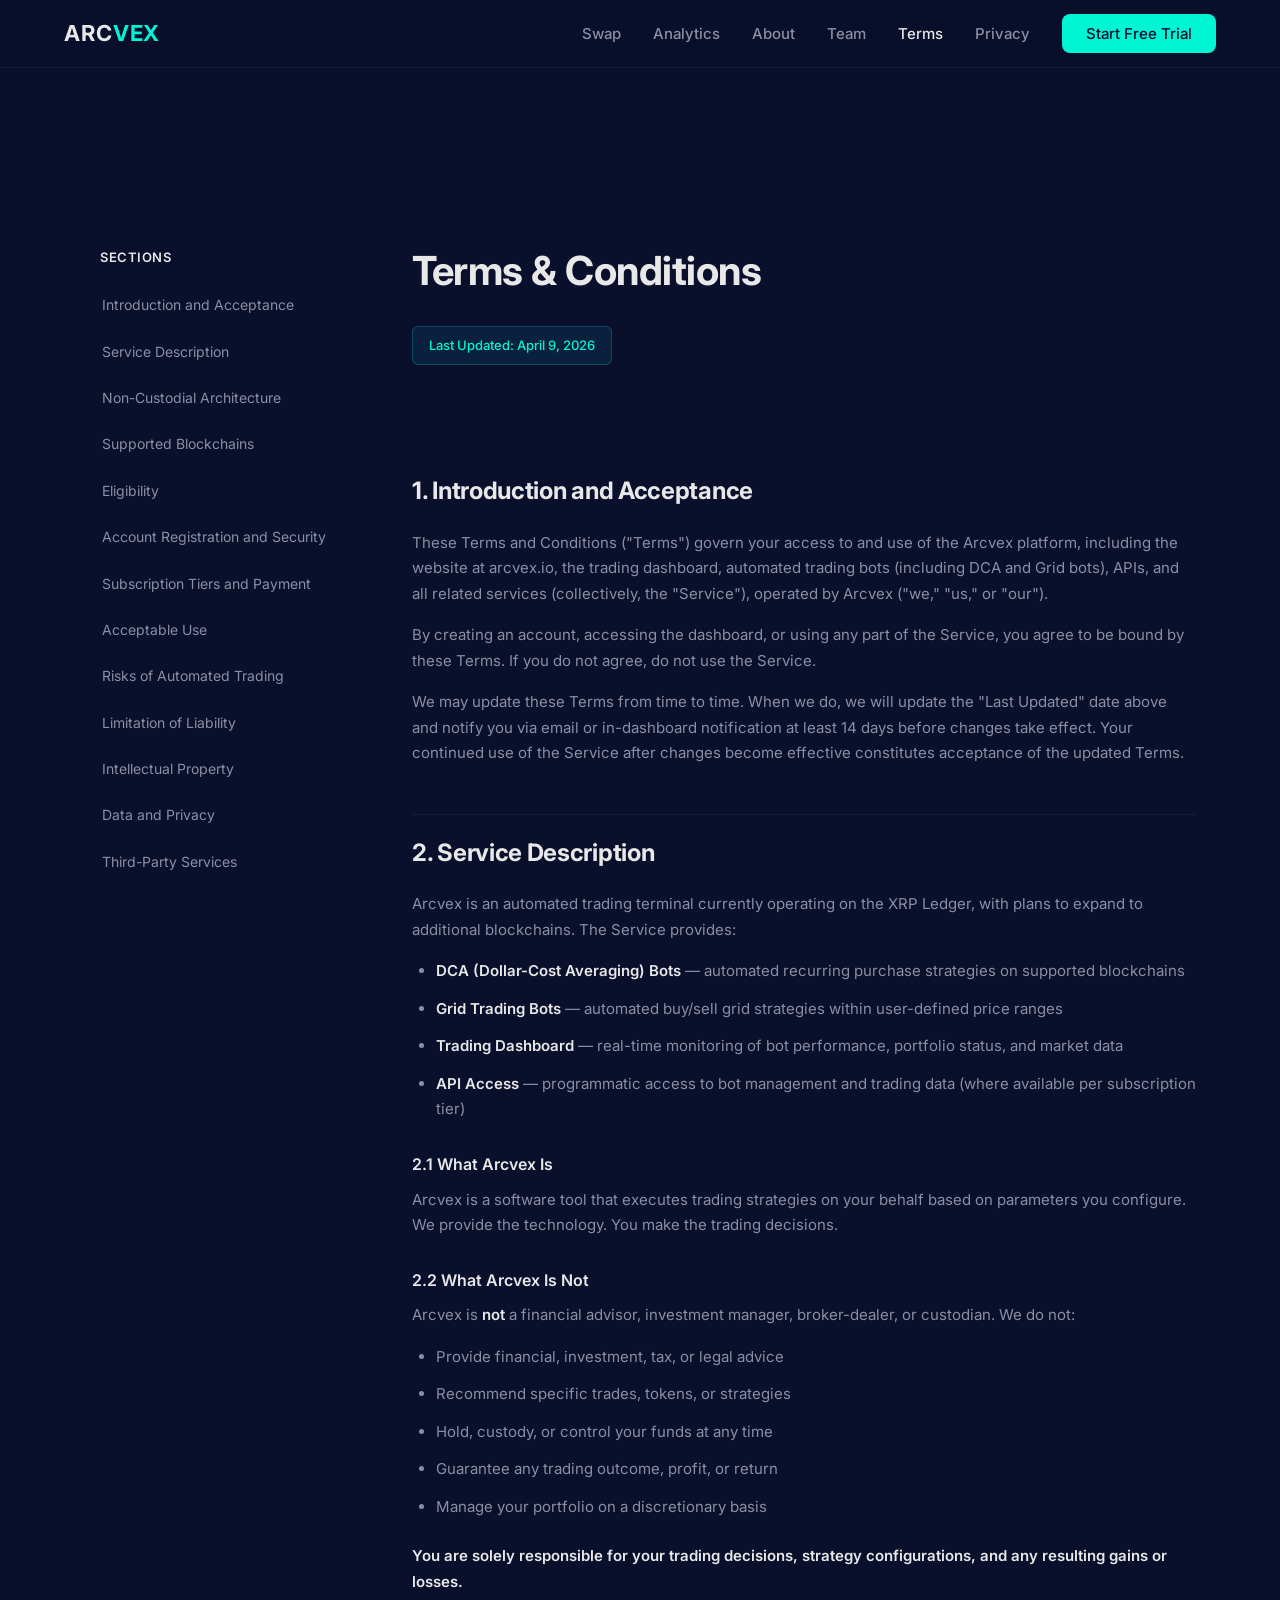
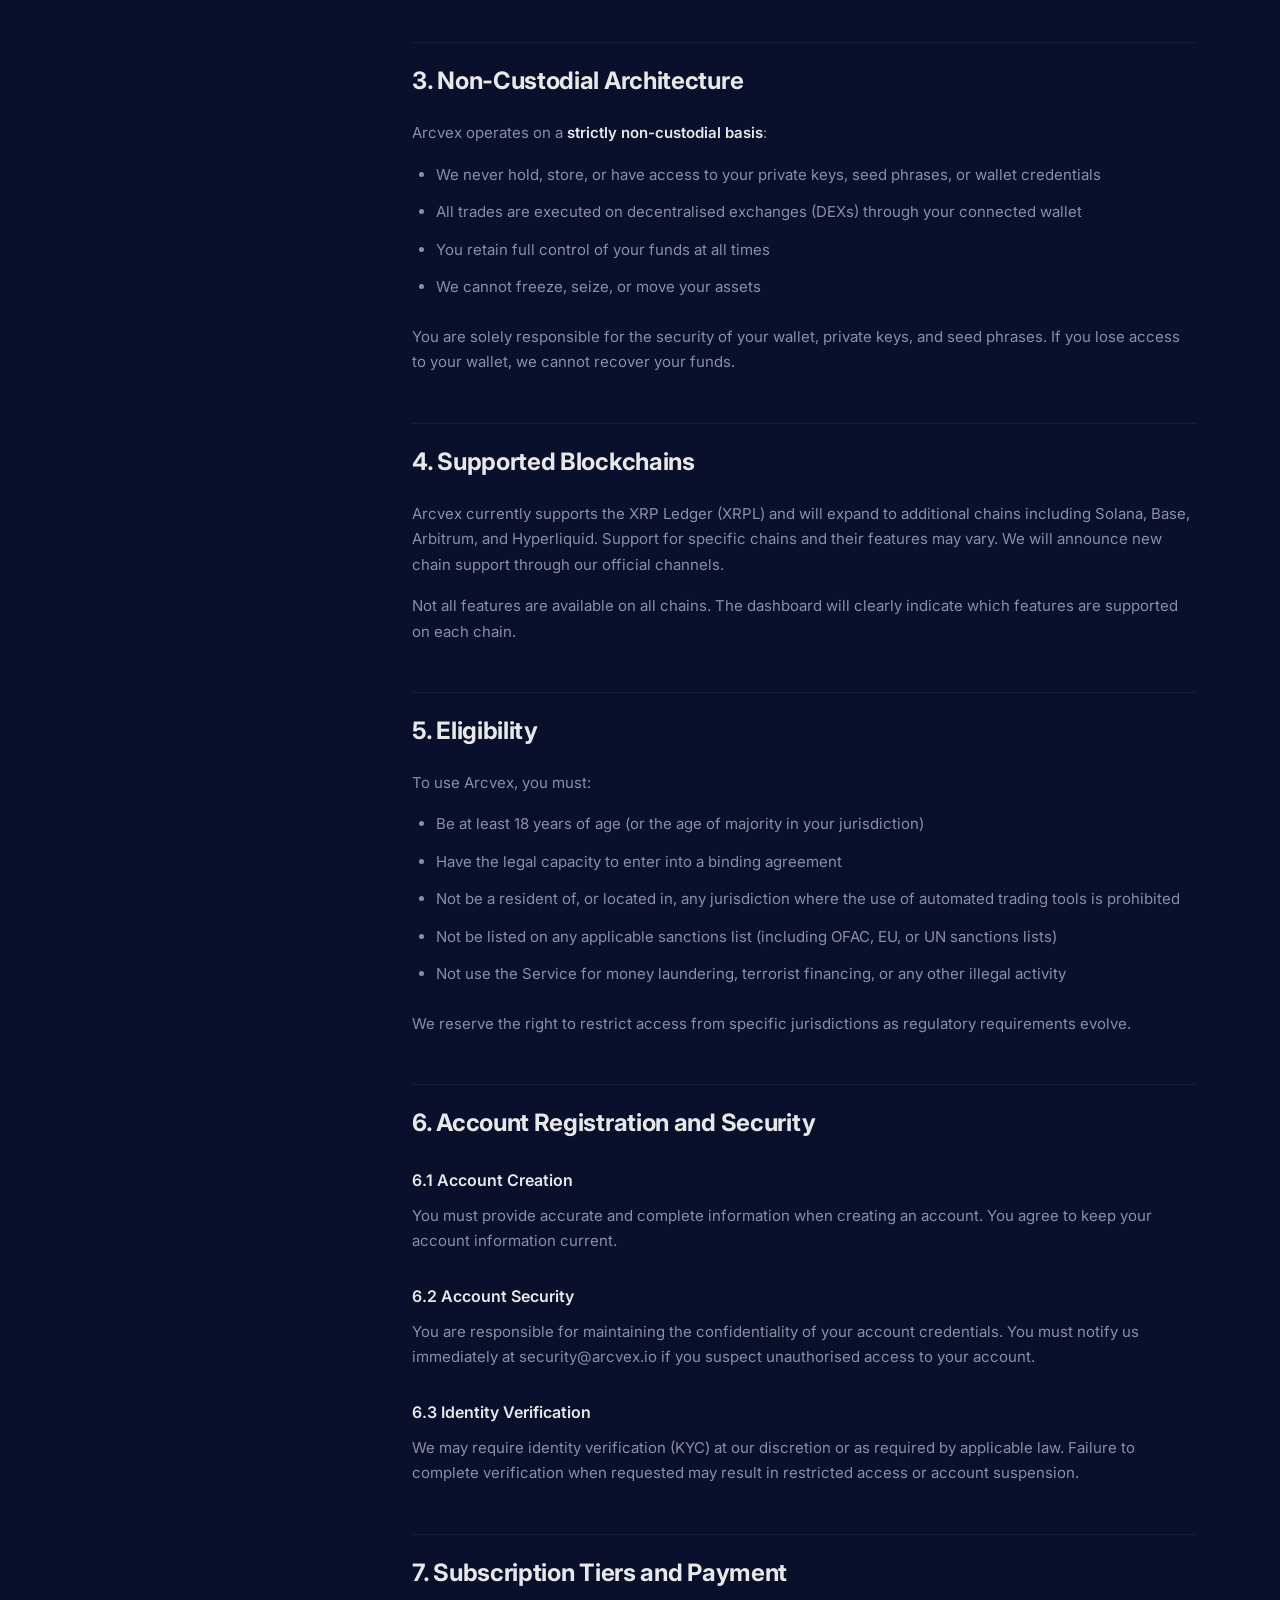
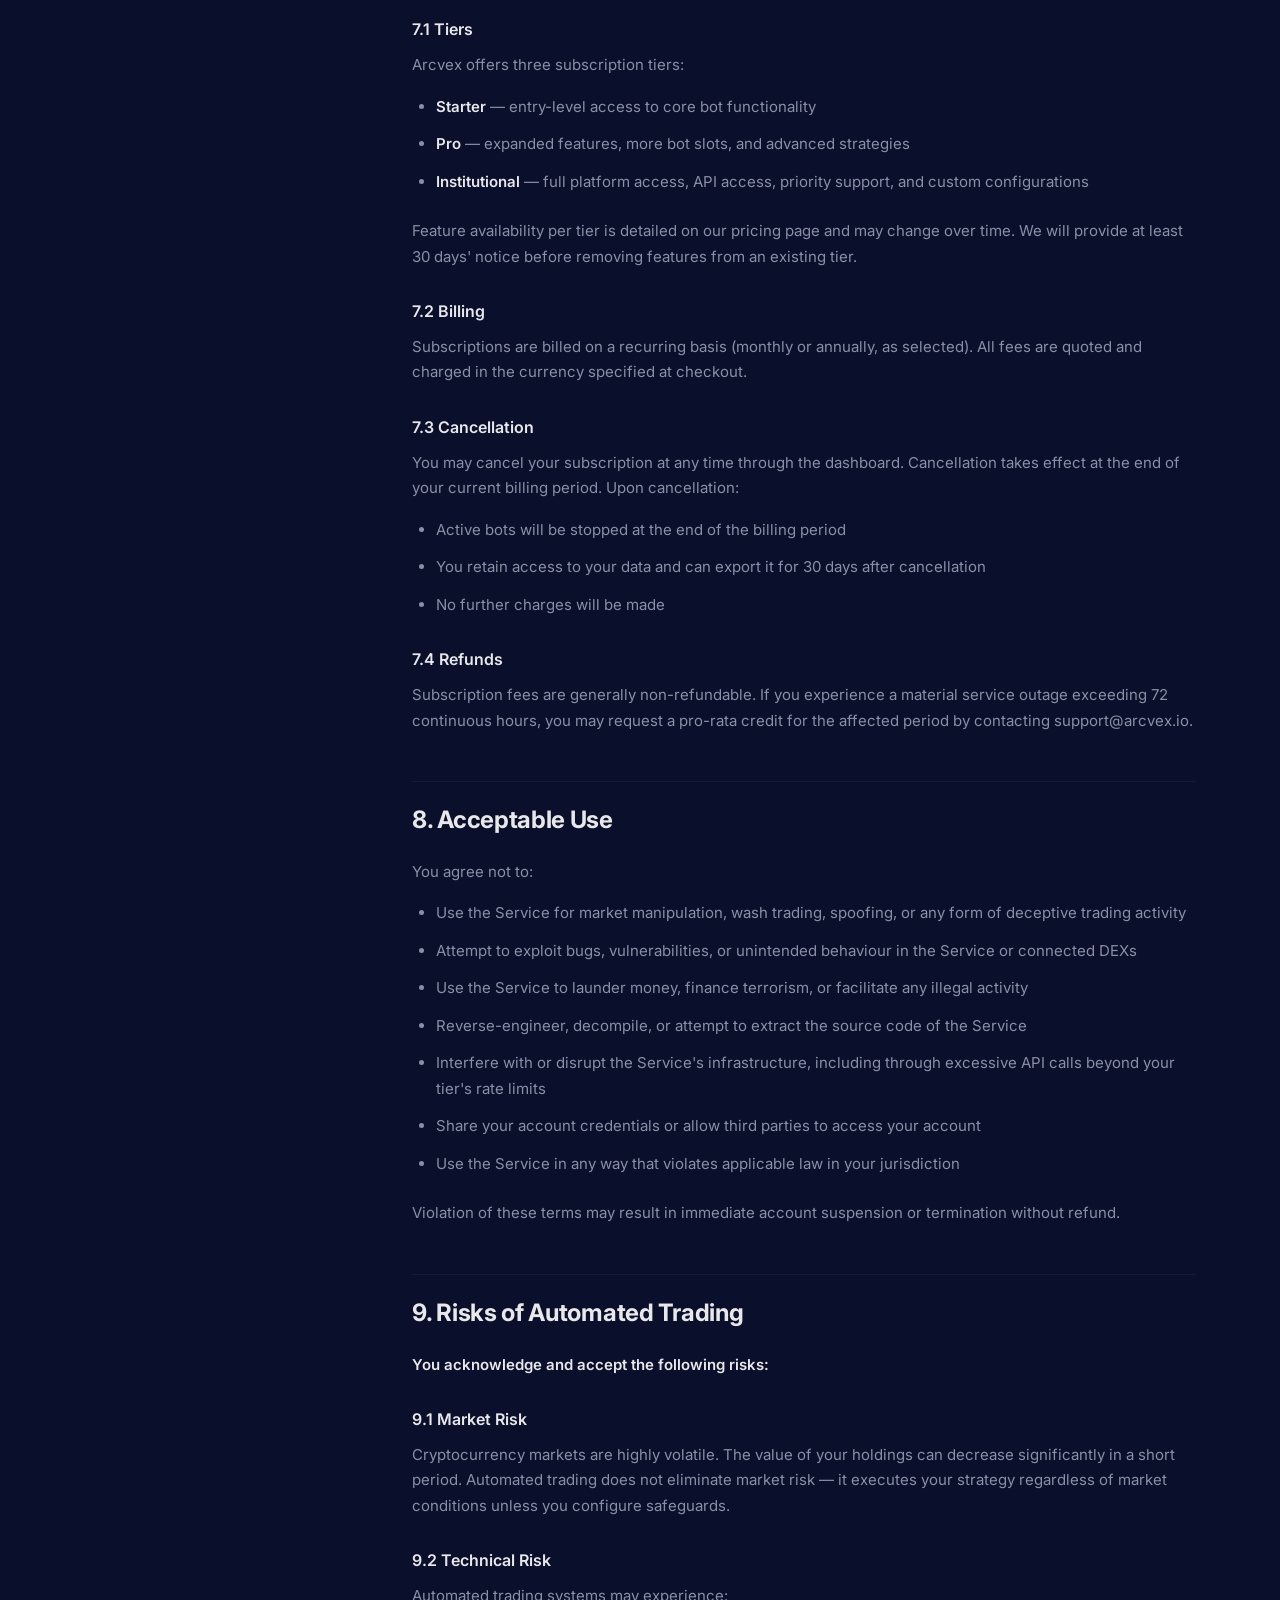
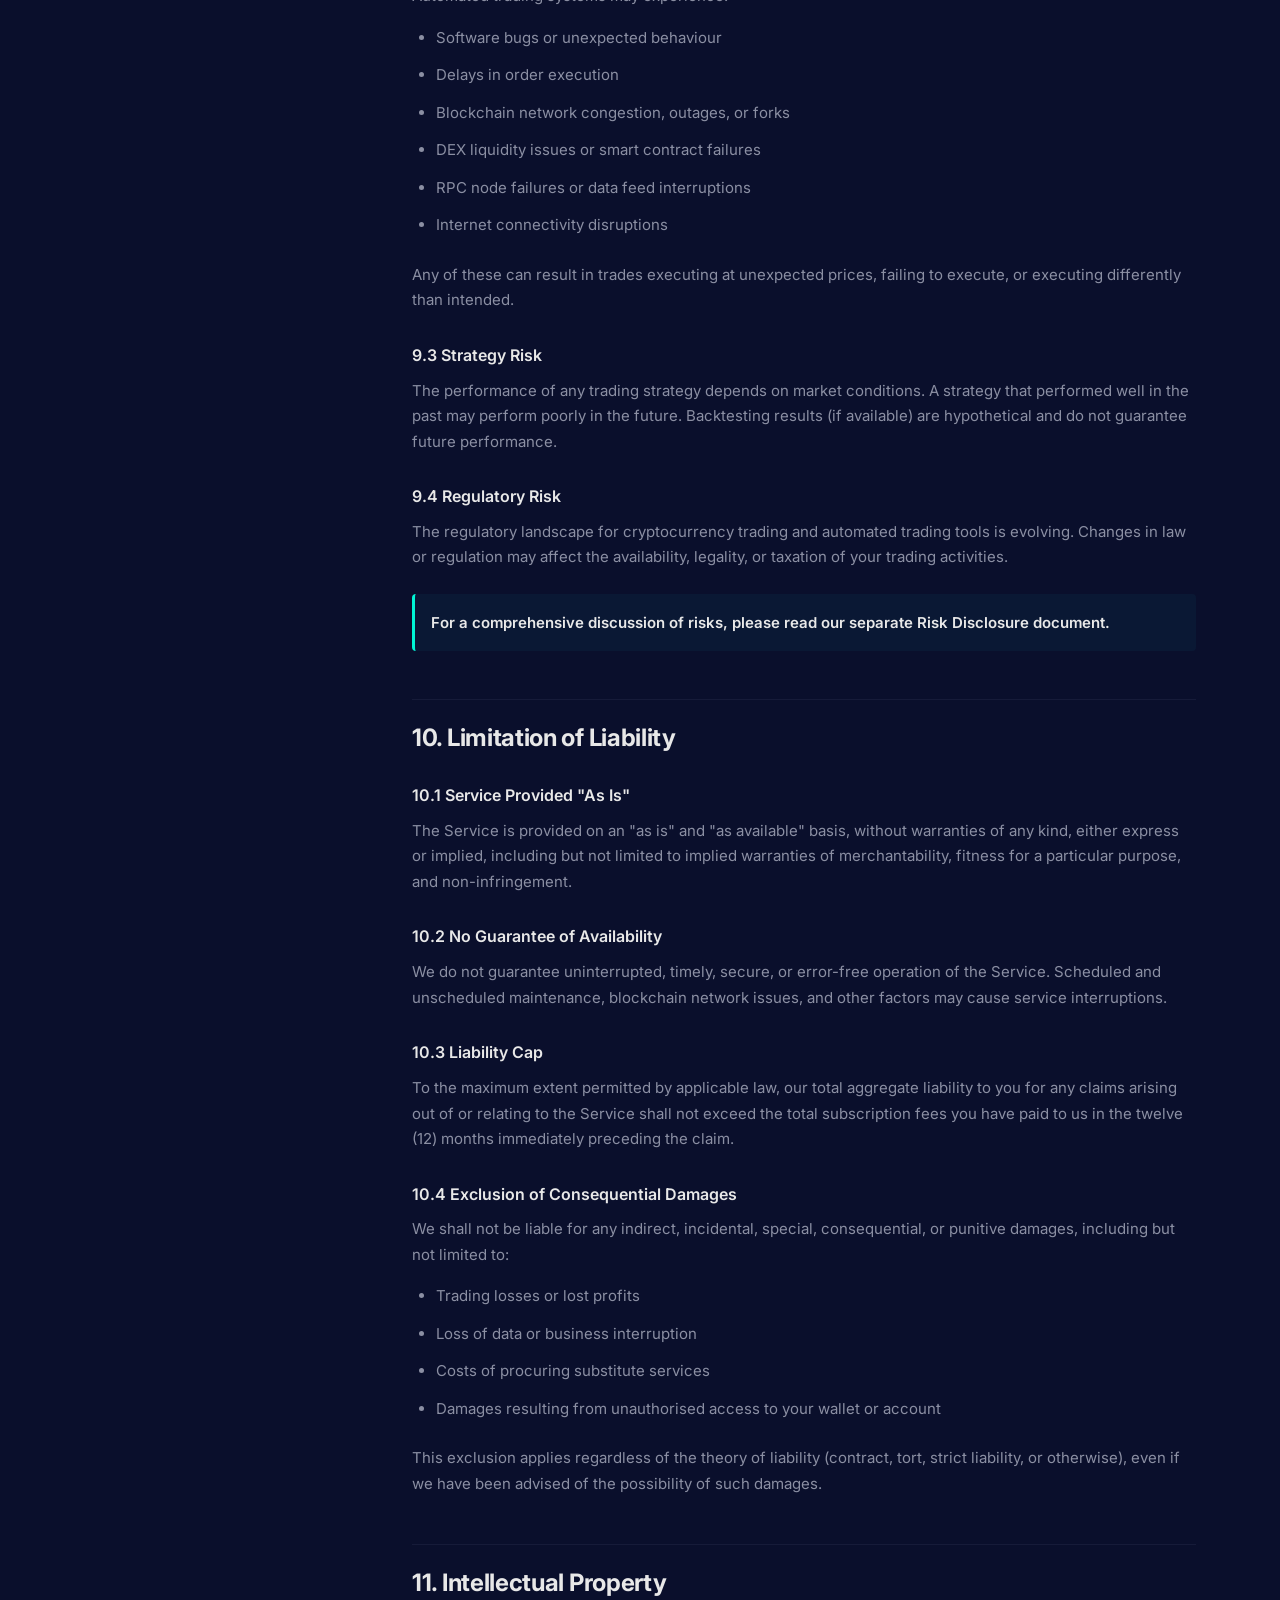
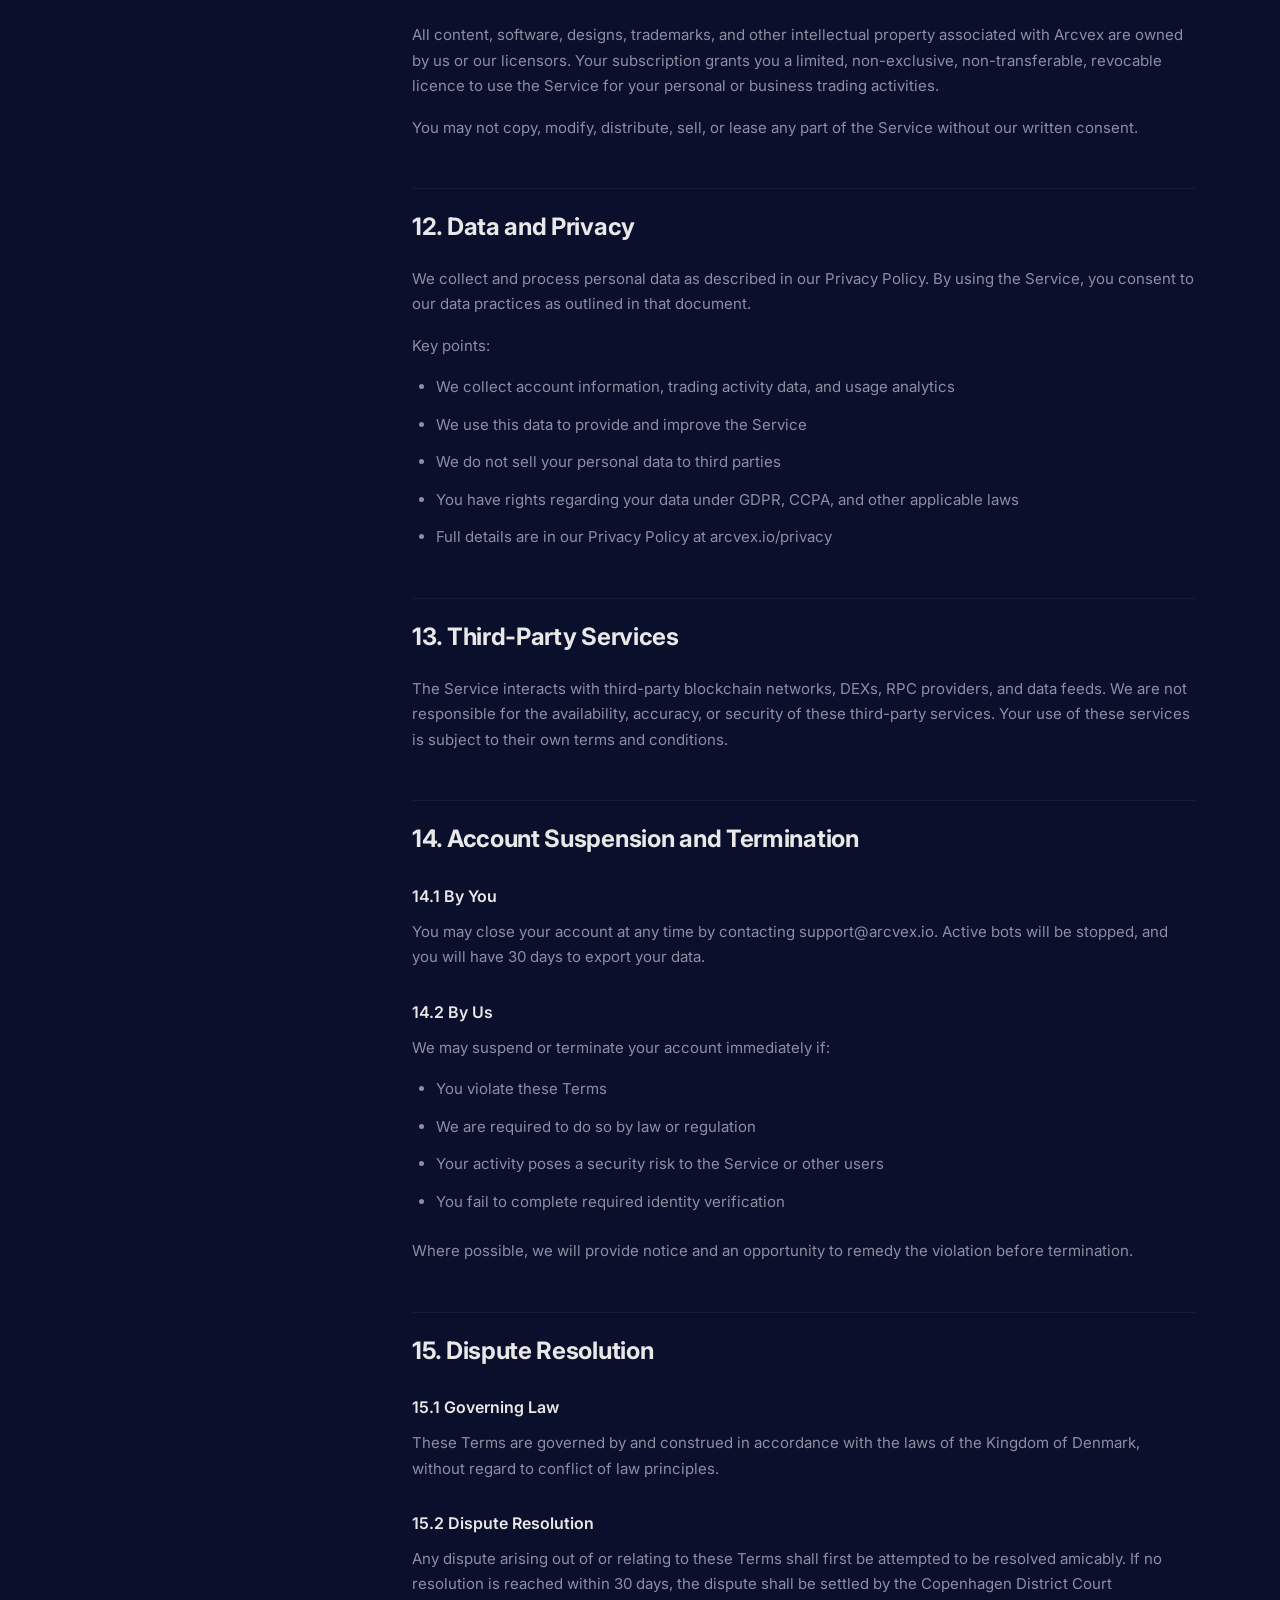
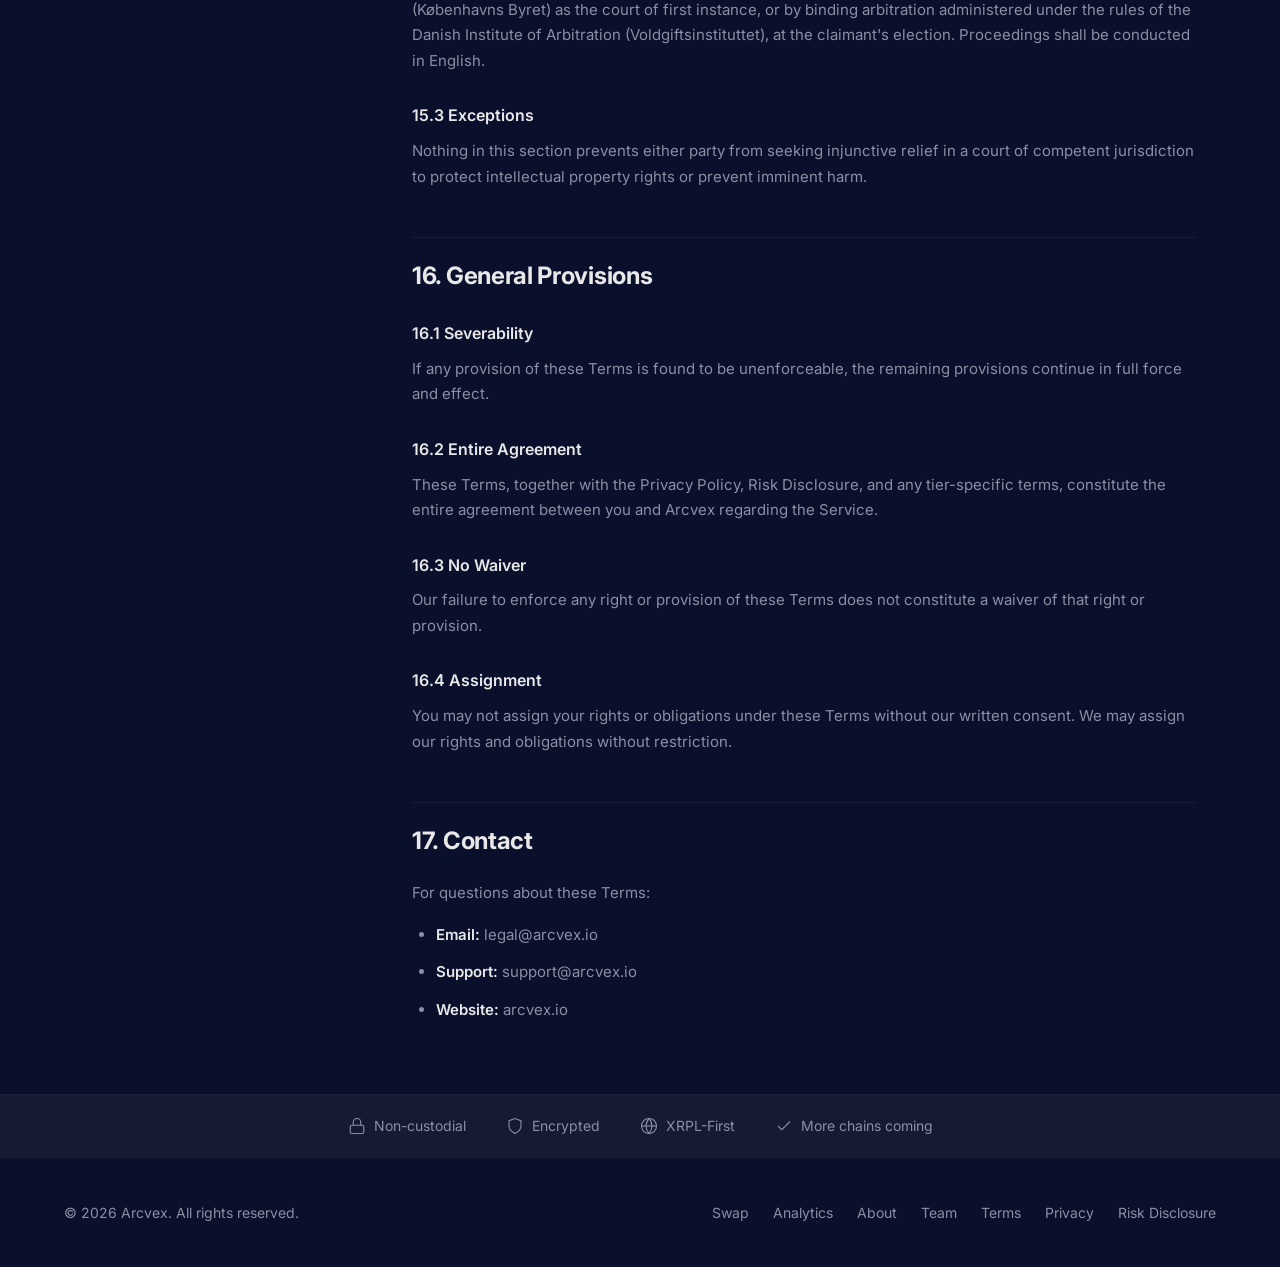
<file: terms.html>
<!DOCTYPE html>
<html lang="en">
<head>
  <meta charset="UTF-8">
  <meta name="viewport" content="width=device-width, initial-scale=1.0">
  <title>Terms & Conditions — Arcvex</title>
  <meta name="description" content="Arcvex Terms of Service. Read our complete terms, policies on non-custodial trading, subscription tiers, acceptable use, and dispute resolution.">
  <meta property="og:title" content="Terms & Conditions — Arcvex">
  <meta property="og:description" content="Arcvex Terms of Service and complete legal terms for our automated trading platform.">
  <meta property="og:type" content="website">
  <meta property="og:url" content="https://arcvex.io/terms">
  <link rel="preconnect" href="https://fonts.googleapis.com">
  <link rel="preconnect" href="https://fonts.gstatic.com" crossorigin>
  <link href="https://fonts.googleapis.com/css2?family=Inter:wght@400;500;600;700&family=JetBrains+Mono:wght@400;500&display=swap" rel="stylesheet">
  <link rel="stylesheet" href="styles.css">
  <style>
    .legal-page {
      background: var(--bg-primary);
      color: var(--text-primary);
    }

    .legal-layout {
      display: grid;
      grid-template-columns: 280px 1fr;
      gap: 48px;
      max-width: 1400px;
      margin: 0 auto;
      padding: 48px 20px;
    }

    @media (max-width: 1024px) {
      .legal-layout {
        grid-template-columns: 1fr;
        gap: 32px;
        padding: 32px 20px;
      }

      .legal-sidebar {
        order: 2;
      }

      .legal-content {
        order: 1;
      }
    }

    .legal-sidebar {
      position: sticky;
      top: 100px;
      height: fit-content;
      max-height: 70vh;
      overflow-y: auto;
    }

    .legal-sidebar h4 {
      font-size: 13px;
      font-weight: 600;
      text-transform: uppercase;
      letter-spacing: 0.5px;
      color: var(--text-tertiary);
      margin-bottom: 16px;
      padding: 0 16px;
    }

    .legal-sidebar ul {
      list-style: none;
      padding: 0;
      margin: 0;
    }

    .legal-sidebar li {
      margin: 0;
    }

    .legal-sidebar a {
      display: block;
      padding: 12px 16px;
      font-size: 14px;
      color: var(--text-secondary);
      text-decoration: none;
      border-left: 2px solid transparent;
      transition: all 0.2s ease;
    }

    .legal-sidebar a:hover {
      color: var(--text-primary);
      background: rgba(0, 255, 255, 0.05);
      border-left-color: var(--accent-teal);
    }

    .legal-sidebar a.active {
      color: var(--accent-teal);
      background: rgba(0, 255, 255, 0.08);
      border-left-color: var(--accent-teal);
      font-weight: 500;
    }

    .legal-content {
      min-width: 0;
    }

    .legal-header {
      margin-bottom: 48px;
      padding-bottom: 32px;
      border-bottom: 1px solid var(--border-color);
    }

    .legal-header h1 {
      font-size: 40px;
      font-weight: 700;
      margin-bottom: 16px;
      letter-spacing: -0.5px;
    }

    .legal-badge {
      display: inline-block;
      padding: 8px 16px;
      background: rgba(0, 255, 255, 0.08);
      border: 1px solid rgba(0, 255, 255, 0.2);
      border-radius: 6px;
      font-size: 13px;
      font-weight: 500;
      color: var(--accent-teal);
      margin-top: 16px;
    }

    .legal-content h2 {
      font-size: 24px;
      font-weight: 700;
      margin-top: 48px;
      margin-bottom: 24px;
      padding-top: 24px;
      letter-spacing: -0.3px;
      scroll-margin-top: 120px;
    }

    .legal-content h2:first-of-type {
      margin-top: 0;
      padding-top: 0;
    }

    .legal-content h3 {
      font-size: 16px;
      font-weight: 600;
      margin-top: 32px;
      margin-bottom: 12px;
      color: var(--text-primary);
    }

    .legal-content p {
      font-size: 15px;
      line-height: 1.7;
      margin-bottom: 16px;
      color: var(--text-secondary);
    }

    .legal-content ul,
    .legal-content ol {
      margin-bottom: 24px;
      padding-left: 24px;
    }

    .legal-content li {
      font-size: 15px;
      line-height: 1.7;
      margin-bottom: 12px;
      color: var(--text-secondary);
    }

    .legal-content strong {
      color: var(--text-primary);
      font-weight: 600;
    }

    .legal-content em {
      color: var(--text-secondary);
      font-style: italic;
    }

    .legal-table {
      width: 100%;
      margin: 24px 0;
      border-collapse: collapse;
      font-size: 14px;
    }

    .legal-table th {
      background: rgba(0, 255, 255, 0.05);
      border: 1px solid var(--border-color);
      padding: 12px;
      text-align: left;
      font-weight: 600;
      color: var(--text-primary);
    }

    .legal-table td {
      border: 1px solid var(--border-color);
      padding: 12px;
      color: var(--text-secondary);
    }

    .legal-table tr:hover {
      background: rgba(0, 255, 255, 0.02);
    }

    .legal-callout {
      background: rgba(0, 255, 255, 0.04);
      border-left: 3px solid var(--accent-teal);
      padding: 16px;
      margin: 24px 0;
      border-radius: 4px;
    }

    .legal-callout p {
      margin: 0;
    }

    @media (max-width: 768px) {
      .legal-header h1 {
        font-size: 28px;
      }

      .legal-content h2 {
        font-size: 20px;
      }

      .legal-sidebar {
        position: static;
        top: auto;
      }
    }
  </style>
</head>
<body class="legal-page">

  <!-- Navigation -->
  <nav class="nav">
    <div class="container">
      <a href="/" class="nav-logo">ARC<span>VEX</span></a>
      <button class="nav-toggle" aria-label="Toggle navigation" onclick="document.querySelector('.nav-links').classList.toggle('open')">&#9776;</button>
      <ul class="nav-links">
        <li><a href="/swap">Swap</a></li>
        <li><a href="/analytics">Analytics</a></li>
        <li><a href="/about">About</a></li>
        <li><a href="/team">Team</a></li>
        <li><a href="/terms" class="active">Terms</a></li>
        <li><a href="/privacy">Privacy</a></li>
        <li><a href="#" class="nav-cta">Start Free Trial</a></li>
      </ul>
    </div>
  </nav>

  <!-- Legal Content -->
  <div class="container">
    <div class="legal-layout">

      <!-- Sidebar TOC -->
      <aside class="legal-sidebar">
        <h4>Sections</h4>
        <ul>
          <li><a href="#section-1" class="toc-link">Introduction and Acceptance</a></li>
          <li><a href="#section-2" class="toc-link">Service Description</a></li>
          <li><a href="#section-3" class="toc-link">Non-Custodial Architecture</a></li>
          <li><a href="#section-4" class="toc-link">Supported Blockchains</a></li>
          <li><a href="#section-5" class="toc-link">Eligibility</a></li>
          <li><a href="#section-6" class="toc-link">Account Registration and Security</a></li>
          <li><a href="#section-7" class="toc-link">Subscription Tiers and Payment</a></li>
          <li><a href="#section-8" class="toc-link">Acceptable Use</a></li>
          <li><a href="#section-9" class="toc-link">Risks of Automated Trading</a></li>
          <li><a href="#section-10" class="toc-link">Limitation of Liability</a></li>
          <li><a href="#section-11" class="toc-link">Intellectual Property</a></li>
          <li><a href="#section-12" class="toc-link">Data and Privacy</a></li>
          <li><a href="#section-13" class="toc-link">Third-Party Services</a></li>
          <li><a href="#section-14" class="toc-link">Account Suspension and Termination</a></li>
          <li><a href="#section-15" class="toc-link">Dispute Resolution</a></li>
          <li><a href="#section-16" class="toc-link">General Provisions</a></li>
          <li><a href="#section-17" class="toc-link">Contact</a></li>
        </ul>
      </aside>

      <!-- Main Content -->
      <main class="legal-content">
        <div class="legal-header">
          <h1>Terms & Conditions</h1>
          <div class="legal-badge">Last Updated: April 9, 2026</div>
        </div>

        <!-- Section 1 -->
        <h2 id="section-1">1. Introduction and Acceptance</h2>
        <p>These Terms and Conditions ("Terms") govern your access to and use of the Arcvex platform, including the website at arcvex.io, the trading dashboard, automated trading bots (including DCA and Grid bots), APIs, and all related services (collectively, the "Service"), operated by Arcvex ("we," "us," or "our").</p>
        <p>By creating an account, accessing the dashboard, or using any part of the Service, you agree to be bound by these Terms. If you do not agree, do not use the Service.</p>
        <p>We may update these Terms from time to time. When we do, we will update the "Last Updated" date above and notify you via email or in-dashboard notification at least 14 days before changes take effect. Your continued use of the Service after changes become effective constitutes acceptance of the updated Terms.</p>

        <!-- Section 2 -->
        <h2 id="section-2">2. Service Description</h2>
        <p>Arcvex is an automated trading terminal currently operating on the XRP Ledger, with plans to expand to additional blockchains. The Service provides:</p>
        <ul>
          <li><strong>DCA (Dollar-Cost Averaging) Bots</strong> — automated recurring purchase strategies on supported blockchains</li>
          <li><strong>Grid Trading Bots</strong> — automated buy/sell grid strategies within user-defined price ranges</li>
          <li><strong>Trading Dashboard</strong> — real-time monitoring of bot performance, portfolio status, and market data</li>
          <li><strong>API Access</strong> — programmatic access to bot management and trading data (where available per subscription tier)</li>
        </ul>

        <h3>2.1 What Arcvex Is</h3>
        <p>Arcvex is a software tool that executes trading strategies on your behalf based on parameters you configure. We provide the technology. You make the trading decisions.</p>

        <h3>2.2 What Arcvex Is Not</h3>
        <p>Arcvex is <strong>not</strong> a financial advisor, investment manager, broker-dealer, or custodian. We do not:</p>
        <ul>
          <li>Provide financial, investment, tax, or legal advice</li>
          <li>Recommend specific trades, tokens, or strategies</li>
          <li>Hold, custody, or control your funds at any time</li>
          <li>Guarantee any trading outcome, profit, or return</li>
          <li>Manage your portfolio on a discretionary basis</li>
        </ul>
        <p><strong>You are solely responsible for your trading decisions, strategy configurations, and any resulting gains or losses.</strong></p>

        <!-- Section 3 -->
        <h2 id="section-3">3. Non-Custodial Architecture</h2>
        <p>Arcvex operates on a <strong>strictly non-custodial basis</strong>:</p>
        <ul>
          <li>We never hold, store, or have access to your private keys, seed phrases, or wallet credentials</li>
          <li>All trades are executed on decentralised exchanges (DEXs) through your connected wallet</li>
          <li>You retain full control of your funds at all times</li>
          <li>We cannot freeze, seize, or move your assets</li>
        </ul>
        <p>You are solely responsible for the security of your wallet, private keys, and seed phrases. If you lose access to your wallet, we cannot recover your funds.</p>

        <!-- Section 4 -->
        <h2 id="section-4">4. Supported Blockchains</h2>
        <p>Arcvex currently supports the XRP Ledger (XRPL) and will expand to additional chains including Solana, Base, Arbitrum, and Hyperliquid. Support for specific chains and their features may vary. We will announce new chain support through our official channels.</p>
        <p>Not all features are available on all chains. The dashboard will clearly indicate which features are supported on each chain.</p>

        <!-- Section 5 -->
        <h2 id="section-5">5. Eligibility</h2>
        <p>To use Arcvex, you must:</p>
        <ul>
          <li>Be at least 18 years of age (or the age of majority in your jurisdiction)</li>
          <li>Have the legal capacity to enter into a binding agreement</li>
          <li>Not be a resident of, or located in, any jurisdiction where the use of automated trading tools is prohibited</li>
          <li>Not be listed on any applicable sanctions list (including OFAC, EU, or UN sanctions lists)</li>
          <li>Not use the Service for money laundering, terrorist financing, or any other illegal activity</li>
        </ul>
        <p>We reserve the right to restrict access from specific jurisdictions as regulatory requirements evolve.</p>

        <!-- Section 6 -->
        <h2 id="section-6">6. Account Registration and Security</h2>

        <h3>6.1 Account Creation</h3>
        <p>You must provide accurate and complete information when creating an account. You agree to keep your account information current.</p>

        <h3>6.2 Account Security</h3>
        <p>You are responsible for maintaining the confidentiality of your account credentials. You must notify us immediately at security@arcvex.io if you suspect unauthorised access to your account.</p>

        <h3>6.3 Identity Verification</h3>
        <p>We may require identity verification (KYC) at our discretion or as required by applicable law. Failure to complete verification when requested may result in restricted access or account suspension.</p>

        <!-- Section 7 -->
        <h2 id="section-7">7. Subscription Tiers and Payment</h2>

        <h3>7.1 Tiers</h3>
        <p>Arcvex offers three subscription tiers:</p>
        <ul>
          <li><strong>Starter</strong> — entry-level access to core bot functionality</li>
          <li><strong>Pro</strong> — expanded features, more bot slots, and advanced strategies</li>
          <li><strong>Institutional</strong> — full platform access, API access, priority support, and custom configurations</li>
        </ul>
        <p>Feature availability per tier is detailed on our pricing page and may change over time. We will provide at least 30 days' notice before removing features from an existing tier.</p>

        <h3>7.2 Billing</h3>
        <p>Subscriptions are billed on a recurring basis (monthly or annually, as selected). All fees are quoted and charged in the currency specified at checkout.</p>

        <h3>7.3 Cancellation</h3>
        <p>You may cancel your subscription at any time through the dashboard. Cancellation takes effect at the end of your current billing period. Upon cancellation:</p>
        <ul>
          <li>Active bots will be stopped at the end of the billing period</li>
          <li>You retain access to your data and can export it for 30 days after cancellation</li>
          <li>No further charges will be made</li>
        </ul>

        <h3>7.4 Refunds</h3>
        <p>Subscription fees are generally non-refundable. If you experience a material service outage exceeding 72 continuous hours, you may request a pro-rata credit for the affected period by contacting support@arcvex.io.</p>

        <!-- Section 8 -->
        <h2 id="section-8">8. Acceptable Use</h2>
        <p>You agree not to:</p>
        <ul>
          <li>Use the Service for market manipulation, wash trading, spoofing, or any form of deceptive trading activity</li>
          <li>Attempt to exploit bugs, vulnerabilities, or unintended behaviour in the Service or connected DEXs</li>
          <li>Use the Service to launder money, finance terrorism, or facilitate any illegal activity</li>
          <li>Reverse-engineer, decompile, or attempt to extract the source code of the Service</li>
          <li>Interfere with or disrupt the Service's infrastructure, including through excessive API calls beyond your tier's rate limits</li>
          <li>Share your account credentials or allow third parties to access your account</li>
          <li>Use the Service in any way that violates applicable law in your jurisdiction</li>
        </ul>
        <p>Violation of these terms may result in immediate account suspension or termination without refund.</p>

        <!-- Section 9 -->
        <h2 id="section-9">9. Risks of Automated Trading</h2>
        <p><strong>You acknowledge and accept the following risks:</strong></p>

        <h3>9.1 Market Risk</h3>
        <p>Cryptocurrency markets are highly volatile. The value of your holdings can decrease significantly in a short period. Automated trading does not eliminate market risk — it executes your strategy regardless of market conditions unless you configure safeguards.</p>

        <h3>9.2 Technical Risk</h3>
        <p>Automated trading systems may experience:</p>
        <ul>
          <li>Software bugs or unexpected behaviour</li>
          <li>Delays in order execution</li>
          <li>Blockchain network congestion, outages, or forks</li>
          <li>DEX liquidity issues or smart contract failures</li>
          <li>RPC node failures or data feed interruptions</li>
          <li>Internet connectivity disruptions</li>
        </ul>
        <p>Any of these can result in trades executing at unexpected prices, failing to execute, or executing differently than intended.</p>

        <h3>9.3 Strategy Risk</h3>
        <p>The performance of any trading strategy depends on market conditions. A strategy that performed well in the past may perform poorly in the future. Backtesting results (if available) are hypothetical and do not guarantee future performance.</p>

        <h3>9.4 Regulatory Risk</h3>
        <p>The regulatory landscape for cryptocurrency trading and automated trading tools is evolving. Changes in law or regulation may affect the availability, legality, or taxation of your trading activities.</p>

        <div class="legal-callout">
          <p><strong>For a comprehensive discussion of risks, please read our separate Risk Disclosure document.</strong></p>
        </div>

        <!-- Section 10 -->
        <h2 id="section-10">10. Limitation of Liability</h2>

        <h3>10.1 Service Provided "As Is"</h3>
        <p>The Service is provided on an "as is" and "as available" basis, without warranties of any kind, either express or implied, including but not limited to implied warranties of merchantability, fitness for a particular purpose, and non-infringement.</p>

        <h3>10.2 No Guarantee of Availability</h3>
        <p>We do not guarantee uninterrupted, timely, secure, or error-free operation of the Service. Scheduled and unscheduled maintenance, blockchain network issues, and other factors may cause service interruptions.</p>

        <h3>10.3 Liability Cap</h3>
        <p>To the maximum extent permitted by applicable law, our total aggregate liability to you for any claims arising out of or relating to the Service shall not exceed the total subscription fees you have paid to us in the twelve (12) months immediately preceding the claim.</p>

        <h3>10.4 Exclusion of Consequential Damages</h3>
        <p>We shall not be liable for any indirect, incidental, special, consequential, or punitive damages, including but not limited to:</p>
        <ul>
          <li>Trading losses or lost profits</li>
          <li>Loss of data or business interruption</li>
          <li>Costs of procuring substitute services</li>
          <li>Damages resulting from unauthorised access to your wallet or account</li>
        </ul>
        <p>This exclusion applies regardless of the theory of liability (contract, tort, strict liability, or otherwise), even if we have been advised of the possibility of such damages.</p>

        <!-- Section 11 -->
        <h2 id="section-11">11. Intellectual Property</h2>
        <p>All content, software, designs, trademarks, and other intellectual property associated with Arcvex are owned by us or our licensors. Your subscription grants you a limited, non-exclusive, non-transferable, revocable licence to use the Service for your personal or business trading activities.</p>
        <p>You may not copy, modify, distribute, sell, or lease any part of the Service without our written consent.</p>

        <!-- Section 12 -->
        <h2 id="section-12">12. Data and Privacy</h2>
        <p>We collect and process personal data as described in our Privacy Policy. By using the Service, you consent to our data practices as outlined in that document.</p>
        <p>Key points:</p>
        <ul>
          <li>We collect account information, trading activity data, and usage analytics</li>
          <li>We use this data to provide and improve the Service</li>
          <li>We do not sell your personal data to third parties</li>
          <li>You have rights regarding your data under GDPR, CCPA, and other applicable laws</li>
          <li>Full details are in our Privacy Policy at arcvex.io/privacy</li>
        </ul>

        <!-- Section 13 -->
        <h2 id="section-13">13. Third-Party Services</h2>
        <p>The Service interacts with third-party blockchain networks, DEXs, RPC providers, and data feeds. We are not responsible for the availability, accuracy, or security of these third-party services. Your use of these services is subject to their own terms and conditions.</p>

        <!-- Section 14 -->
        <h2 id="section-14">14. Account Suspension and Termination</h2>

        <h3>14.1 By You</h3>
        <p>You may close your account at any time by contacting support@arcvex.io. Active bots will be stopped, and you will have 30 days to export your data.</p>

        <h3>14.2 By Us</h3>
        <p>We may suspend or terminate your account immediately if:</p>
        <ul>
          <li>You violate these Terms</li>
          <li>We are required to do so by law or regulation</li>
          <li>Your activity poses a security risk to the Service or other users</li>
          <li>You fail to complete required identity verification</li>
        </ul>
        <p>Where possible, we will provide notice and an opportunity to remedy the violation before termination.</p>

        <!-- Section 15 -->
        <h2 id="section-15">15. Dispute Resolution</h2>

        <h3>15.1 Governing Law</h3>
        <p>These Terms are governed by and construed in accordance with the laws of the Kingdom of Denmark, without regard to conflict of law principles.</p>

        <h3>15.2 Dispute Resolution</h3>
        <p>Any dispute arising out of or relating to these Terms shall first be attempted to be resolved amicably. If no resolution is reached within 30 days, the dispute shall be settled by the Copenhagen District Court (Københavns Byret) as the court of first instance, or by binding arbitration administered under the rules of the Danish Institute of Arbitration (Voldgiftsinstituttet), at the claimant's election. Proceedings shall be conducted in English.</p>

        <h3>15.3 Exceptions</h3>
        <p>Nothing in this section prevents either party from seeking injunctive relief in a court of competent jurisdiction to protect intellectual property rights or prevent imminent harm.</p>

        <!-- Section 16 -->
        <h2 id="section-16">16. General Provisions</h2>

        <h3>16.1 Severability</h3>
        <p>If any provision of these Terms is found to be unenforceable, the remaining provisions continue in full force and effect.</p>

        <h3>16.2 Entire Agreement</h3>
        <p>These Terms, together with the Privacy Policy, Risk Disclosure, and any tier-specific terms, constitute the entire agreement between you and Arcvex regarding the Service.</p>

        <h3>16.3 No Waiver</h3>
        <p>Our failure to enforce any right or provision of these Terms does not constitute a waiver of that right or provision.</p>

        <h3>16.4 Assignment</h3>
        <p>You may not assign your rights or obligations under these Terms without our written consent. We may assign our rights and obligations without restriction.</p>

        <!-- Section 17 -->
        <h2 id="section-17">17. Contact</h2>
        <p>For questions about these Terms:</p>
        <ul>
          <li><strong>Email:</strong> legal@arcvex.io</li>
          <li><strong>Support:</strong> support@arcvex.io</li>
          <li><strong>Website:</strong> arcvex.io</li>
        </ul>

      </main>

    </div>
  </div>

  <!-- Trust Bar -->
  <div class="trust-bar">
    <div class="container">
      <div class="trust-bar-item">
        <svg viewBox="0 0 24 24"><rect x="3" y="11" width="18" height="11" rx="2" ry="2"/><path d="M7 11V7a5 5 0 0 1 10 0v4"/></svg>
        Non-custodial
      </div>
      <div class="trust-bar-item">
        <svg viewBox="0 0 24 24"><path d="M12 22s8-4 8-10V5l-8-3-8 3v7c0 6 8 10 8 10z"/></svg>
        Encrypted
      </div>
      <div class="trust-bar-item">
        <svg viewBox="0 0 24 24"><circle cx="12" cy="12" r="10"/><line x1="2" y1="12" x2="22" y2="12"/><path d="M12 2a15.3 15.3 0 0 1 4 10 15.3 15.3 0 0 1-4 10 15.3 15.3 0 0 1-4-10 15.3 15.3 0 0 1 4-10z"/></svg>
        XRPL-First
      </div>
      <div class="trust-bar-item">
        <svg viewBox="0 0 24 24"><polyline points="20 6 9 17 4 12"/></svg>
        More chains coming
      </div>
    </div>
  </div>

  <!-- Footer -->
  <footer class="footer">
    <div class="container">
      <div class="footer-left">&copy; 2026 Arcvex. All rights reserved.</div>
      <ul class="footer-links">
        <li><a href="/swap">Swap</a></li>
        <li><a href="/analytics">Analytics</a></li>
        <li><a href="/about">About</a></li>
        <li><a href="/team">Team</a></li>
        <li><a href="/terms">Terms</a></li>
        <li><a href="/privacy">Privacy</a></li>
        <li><a href="/risk-disclosure">Risk Disclosure</a></li>
      </ul>
    </div>
  </footer>

  <!-- Active TOC Link Script -->
  <script>
    document.addEventListener('DOMContentLoaded', function() {
      // Sidebar TOC active link tracking
      const sections = document.querySelectorAll('.legal-content h2[id]');
      const tocLinks = document.querySelectorAll('.legal-sidebar .toc-link');

      function updateActiveLink() {
        let currentSection = null;

        sections.forEach(section => {
          const rect = section.getBoundingClientRect();
          if (rect.top <= 200) {
            currentSection = section.id;
          }
        });

        tocLinks.forEach(link => {
          link.classList.remove('active');
          if (currentSection && link.getAttribute('href') === '#' + currentSection) {
            link.classList.add('active');
          }
        });
      }

      // Update on scroll
      window.addEventListener('scroll', updateActiveLink, { passive: true });
      updateActiveLink();

      // Smooth scroll to anchor
      tocLinks.forEach(link => {
        link.addEventListener('click', function(e) {
          e.preventDefault();
          const target = document.querySelector(this.getAttribute('href'));
          if (target) {
            target.scrollIntoView({ behavior: 'smooth', block: 'start' });
          }
        });
      });
    });
  </script>

</body>
</html>
</file>
<file: styles.css>
/* ============================================================
   ARCVEX — Shared Stylesheet
   Design: Charlie (Creative Director)
   Build:  Dylan (Frontend Engineer)
   Date:   April 9, 2026
   ============================================================ */

/* --- Reset & Base --- */
*, *::before, *::after {
  box-sizing: border-box;
  margin: 0;
  padding: 0;
}

:root {
  /* Brand palette */
  --bg-primary: #0A0F2C;
  --bg-card: #161B33;
  --bg-elevated: #2A2F4F;
  --bg-border: rgba(42, 47, 79, 0.4);
  --text-primary: #E8E8E8;
  --text-secondary: #8B8FA3;
  --accent-teal: #00F5D4;
  --accent-teal-hover: #00D4B8;
  --accent-amber: #F5A623;
  --neutral-dark: #3D4466;

  /* Chain colors */
  --chain-xrpl: #00F5D4;
  --chain-solana: #9945FF;
  --chain-base: #0052FF;
  --chain-arbitrum: #28A0F0;

  /* Typography */
  --font-main: 'Inter', -apple-system, BlinkMacSystemFont, 'Segoe UI', sans-serif;
  --font-mono: 'JetBrains Mono', 'Fira Code', monospace;

  /* Spacing */
  --section-pad-y: 120px;
  --section-pad-y-mobile: 80px;
  --card-pad: 32px;
  --grid-gap: 24px;
  --max-width: 1200px;
}

html {
  scroll-behavior: smooth;
  -webkit-font-smoothing: antialiased;
  -moz-osx-font-smoothing: grayscale;
}

body {
  font-family: var(--font-main);
  font-size: 18px;
  line-height: 1.6;
  color: var(--text-primary);
  background-color: var(--bg-primary);
}

a {
  color: var(--accent-teal);
  text-decoration: none;
  transition: color 0.2s ease;
}

a:hover {
  color: var(--accent-teal-hover);
  text-decoration: underline;
}

img {
  max-width: 100%;
  height: auto;
  display: block;
}

/* --- Typography --- */
h1 {
  font-size: 48px;
  font-weight: 700;
  line-height: 1.15;
  letter-spacing: -0.02em;
}

h2 {
  font-size: 36px;
  font-weight: 700;
  line-height: 1.2;
  letter-spacing: -0.01em;
}

h3 {
  font-size: 24px;
  font-weight: 600;
  line-height: 1.3;
}

h4 {
  font-size: 20px;
  font-weight: 600;
  line-height: 1.4;
}

p {
  margin-bottom: 1em;
}

p:last-child {
  margin-bottom: 0;
}

/* --- Layout --- */
.container {
  max-width: var(--max-width);
  margin: 0 auto;
  padding: 0 24px;
}

.section {
  padding: var(--section-pad-y) 0;
}

/* --- Navigation --- */
.nav {
  position: fixed;
  top: 0;
  left: 0;
  right: 0;
  z-index: 1000;
  background: rgba(10, 15, 44, 0.92);
  backdrop-filter: blur(12px);
  -webkit-backdrop-filter: blur(12px);
  border-bottom: 1px solid var(--bg-border);
  padding: 16px 0;
}

.nav .container {
  display: flex;
  align-items: center;
  justify-content: space-between;
}

.nav-logo {
  font-size: 22px;
  font-weight: 700;
  color: var(--text-primary);
  letter-spacing: 0.04em;
}

.nav-logo span {
  color: var(--accent-teal);
}

.nav-links {
  display: flex;
  gap: 32px;
  list-style: none;
  align-items: center;
}

.nav-links a {
  color: var(--text-secondary);
  font-size: 15px;
  font-weight: 500;
  transition: color 0.2s ease;
}

.nav-links a:hover,
.nav-links a.active {
  color: var(--text-primary);
  text-decoration: none;
}

.nav-cta {
  background: var(--accent-teal);
  color: var(--bg-primary) !important;
  padding: 10px 24px;
  border-radius: 8px;
  font-weight: 600;
  font-size: 14px;
  transition: background 0.2s ease, transform 0.2s ease;
}

.nav-cta:hover {
  background: var(--accent-teal-hover);
  transform: scale(1.02);
  text-decoration: none;
}

/* Mobile nav toggle */
.nav-toggle {
  display: none;
  background: none;
  border: none;
  color: var(--text-primary);
  font-size: 28px;
  cursor: pointer;
  padding: 4px;
}

/* --- Hero Section --- */
.hero {
  padding-top: calc(var(--section-pad-y) + 80px);
  padding-bottom: var(--section-pad-y);
  position: relative;
  overflow: hidden;
}

.hero::before {
  content: '';
  position: absolute;
  top: -50%;
  left: -20%;
  width: 140%;
  height: 200%;
  background: radial-gradient(ellipse at 30% 50%, rgba(0, 245, 212, 0.06) 0%, transparent 60%);
  animation: heroGlow 8s ease-in-out infinite alternate;
  pointer-events: none;
}

@keyframes heroGlow {
  0%   { transform: translate(0, 0) scale(1); }
  100% { transform: translate(3%, -2%) scale(1.05); }
}

.hero h1 {
  max-width: 700px;
  margin-bottom: 20px;
}

.hero-sub {
  font-size: 20px;
  color: var(--text-secondary);
  max-width: 600px;
  margin-bottom: 36px;
  line-height: 1.6;
}

/* --- Buttons --- */
.btn-primary {
  display: inline-block;
  background: var(--accent-teal);
  color: var(--bg-primary);
  padding: 16px 32px;
  border-radius: 8px;
  font-weight: 700;
  font-size: 16px;
  border: none;
  cursor: pointer;
  transition: background 0.2s ease, transform 0.2s ease;
}

.btn-primary:hover {
  background: var(--accent-teal-hover);
  transform: scale(1.02);
  text-decoration: none;
  color: var(--bg-primary);
}

.btn-secondary {
  display: inline-block;
  color: var(--text-secondary);
  font-size: 15px;
  padding: 12px 0;
  transition: color 0.2s ease;
}

.btn-secondary:hover {
  color: var(--text-primary);
}

/* --- Cards --- */
.card {
  background: var(--bg-card);
  border-radius: 8px;
  border: 1px solid var(--bg-border);
  padding: var(--card-pad);
  transition: border-color 0.2s ease, transform 0.15s ease;
}

.card:hover {
  border-color: rgba(0, 245, 212, 0.3);
  transform: translateY(-2px);
}

.card h3 {
  margin-bottom: 12px;
}

.card p {
  color: var(--text-secondary);
  font-size: 16px;
}

/* --- Grid Layouts --- */
.grid-3 {
  display: grid;
  grid-template-columns: repeat(3, 1fr);
  gap: var(--grid-gap);
}

.grid-4 {
  display: grid;
  grid-template-columns: repeat(4, 1fr);
  gap: var(--grid-gap);
}

/* --- Accent Border Section --- */
.accent-border {
  border-left: 4px solid var(--accent-teal);
  padding-left: 32px;
  max-width: 700px;
}

/* --- Chain Logos Row --- */
.chain-row {
  display: flex;
  align-items: center;
  gap: 40px;
  flex-wrap: wrap;
  justify-content: center;
}

.chain-item {
  text-align: center;
  font-size: 15px;
  font-weight: 500;
}

.chain-item.live {
  color: var(--accent-teal);
}

.chain-item.live .chain-icon {
  box-shadow: 0 0 16px rgba(0, 245, 212, 0.3);
}

.chain-item.coming-soon {
  color: var(--text-secondary);
  opacity: 0.5;
}

.chain-icon {
  width: 48px;
  height: 48px;
  border-radius: 50%;
  background: var(--bg-card);
  display: flex;
  align-items: center;
  justify-content: center;
  margin: 0 auto 8px;
  font-size: 20px;
  font-weight: 700;
  border: 1px solid var(--bg-border);
}

/* --- Trust Signals --- */
.trust-grid {
  display: grid;
  grid-template-columns: repeat(4, 1fr);
  gap: var(--grid-gap);
  text-align: center;
}

.trust-item .trust-icon {
  font-size: 32px;
  margin-bottom: 12px;
  color: var(--accent-teal);
}

.trust-item h4 {
  margin-bottom: 8px;
  font-size: 17px;
}

.trust-item p {
  color: var(--text-secondary);
  font-size: 15px;
}

/* --- CTA Section --- */
.cta-section {
  text-align: center;
  background: linear-gradient(180deg, var(--bg-primary) 0%, #0D1235 100%);
}

.cta-section h2 {
  margin-bottom: 16px;
}

.cta-section p {
  color: var(--text-secondary);
  max-width: 500px;
  margin: 0 auto 32px;
}

/* --- Team Page --- */
.founder-card {
  background: var(--bg-card);
  border-radius: 8px;
  border: 1px solid rgba(0, 245, 212, 0.2);
  padding: 40px;
  display: flex;
  gap: 32px;
  align-items: center;
  margin-bottom: 64px;
}

.founder-avatar {
  width: 200px;
  height: 200px;
  border-radius: 12px;
  background: linear-gradient(135deg, var(--accent-teal), var(--accent-amber));
  flex-shrink: 0;
  display: flex;
  align-items: center;
  justify-content: center;
  font-size: 48px;
  font-weight: 700;
  color: var(--bg-primary);
  overflow: hidden;
}

.founder-avatar img {
  width: 100%;
  height: 100%;
  object-fit: cover;
  display: block;
}

.founder-info h2 {
  margin-bottom: 4px;
}

.founder-info .role {
  color: var(--accent-teal);
  font-size: 16px;
  font-weight: 600;
  margin-bottom: 16px;
}

.founder-info p {
  color: var(--text-secondary);
}

/* Department sections */
.department {
  margin-bottom: 64px;
}

.department-header {
  display: flex;
  align-items: center;
  gap: 12px;
  margin-bottom: 24px;
}

.department-header .dept-accent {
  width: 4px;
  height: 28px;
  border-radius: 2px;
}

.dept-engineering .dept-accent { background: var(--accent-teal); }
.dept-product .dept-accent { background: var(--accent-amber); }
.dept-growth .dept-accent { background: linear-gradient(180deg, var(--accent-teal), var(--accent-amber)); }
.dept-operations .dept-accent { background: var(--text-secondary); }

.role-card {
  background: var(--bg-card);
  border-radius: 8px;
  border: 1px solid var(--bg-border);
  padding: 24px;
  transition: transform 0.15s ease, border-color 0.2s ease;
}

.role-card:hover {
  transform: translateY(-2px);
  border-color: rgba(0, 245, 212, 0.2);
}

.role-avatar {
  width: 88px;
  height: 88px;
  border-radius: 50%;
  margin-bottom: 16px;
  display: flex;
  align-items: center;
  justify-content: center;
  font-size: 20px;
  font-weight: 700;
  color: var(--bg-primary);
  overflow: hidden;
  border: 2px solid rgba(0, 245, 212, 0.15);
}

.role-avatar img {
  width: 100%;
  height: 100%;
  object-fit: cover;
  display: block;
}

.dept-engineering .role-avatar { background: var(--accent-teal); }
.dept-product .role-avatar { background: var(--accent-amber); }
.dept-growth .role-avatar {
  background: linear-gradient(135deg, var(--accent-teal), var(--accent-amber));
}
.dept-operations .role-avatar { background: var(--text-secondary); }

.role-card h4 {
  margin-bottom: 8px;
  font-size: 17px;
}

.role-card p {
  color: var(--text-secondary);
  font-size: 15px;
  line-height: 1.5;
}

/* --- Culture Section --- */
.culture {
  text-align: center;
  max-width: 800px;
  margin: 0 auto;
}

.culture h2 {
  margin-bottom: 24px;
}

.culture p {
  font-size: 20px;
  color: var(--text-secondary);
  line-height: 1.7;
}

/* --- Legal Pages (Terms, Privacy, Risk) --- */
.legal-page {
  padding-top: calc(var(--section-pad-y) + 80px);
  min-height: 100vh;
}

.legal-layout {
  display: grid;
  grid-template-columns: 240px 1fr;
  gap: 48px;
  align-items: start;
}

.legal-sidebar {
  position: sticky;
  top: 100px;
}

.legal-sidebar h4 {
  font-size: 14px;
  text-transform: uppercase;
  letter-spacing: 0.08em;
  color: var(--text-secondary);
  margin-bottom: 16px;
}

.legal-sidebar ul {
  list-style: none;
}

.legal-sidebar li {
  margin-bottom: 8px;
}

.legal-sidebar a {
  color: var(--text-secondary);
  font-size: 14px;
  transition: color 0.2s ease;
}

.legal-sidebar a:hover {
  color: var(--accent-teal);
  text-decoration: none;
}

.legal-content {
  max-width: 800px;
}

.legal-badge {
  display: inline-block;
  background: var(--bg-card);
  color: var(--text-secondary);
  padding: 6px 14px;
  border-radius: 20px;
  font-size: 14px;
  margin-bottom: 32px;
}

.legal-content h1 {
  font-size: 36px;
  margin-bottom: 8px;
}

.legal-content h2 {
  font-size: 24px;
  margin-top: 48px;
  margin-bottom: 16px;
  padding-top: 24px;
  border-top: 1px solid var(--bg-border);
}

.legal-content h2:first-of-type {
  border-top: none;
  margin-top: 32px;
}

.legal-content h3 {
  font-size: 20px;
  margin-top: 24px;
  margin-bottom: 12px;
}

.legal-content p {
  color: var(--text-secondary);
  margin-bottom: 16px;
  line-height: 1.7;
}

.legal-content strong {
  color: var(--text-primary);
}

.legal-content ul, .legal-content ol {
  color: var(--text-secondary);
  padding-left: 24px;
  margin-bottom: 16px;
}

.legal-content li {
  margin-bottom: 8px;
  line-height: 1.6;
}

.legal-content table {
  width: 100%;
  border-collapse: collapse;
  margin: 24px 0;
  font-size: 15px;
}

.legal-content th {
  text-align: left;
  padding: 12px 16px;
  background: var(--bg-card);
  color: var(--text-primary);
  font-weight: 600;
  border-bottom: 2px solid var(--accent-teal);
}

.legal-content td {
  padding: 12px 16px;
  color: var(--text-secondary);
  border-bottom: 1px solid var(--bg-border);
}

/* --- Trust Bar (Footer Component) --- */
.trust-bar {
  background: var(--bg-card);
  border-top: 1px solid var(--bg-border);
  padding: 20px 0;
}

.trust-bar .container {
  display: flex;
  align-items: center;
  justify-content: center;
  gap: 40px;
  flex-wrap: wrap;
}

.trust-bar-item {
  display: flex;
  align-items: center;
  gap: 8px;
  color: var(--text-secondary);
  font-size: 14px;
}

.trust-bar-item svg {
  width: 18px;
  height: 18px;
  stroke: var(--text-secondary);
  stroke-width: 1.5;
  fill: none;
}

/* --- Footer --- */
.footer {
  padding: 40px 0;
  border-top: 1px solid var(--bg-border);
}

.footer .container {
  display: flex;
  justify-content: space-between;
  align-items: center;
  flex-wrap: wrap;
  gap: 16px;
}

.footer-left {
  color: var(--text-secondary);
  font-size: 14px;
}

.footer-links {
  display: flex;
  gap: 24px;
  list-style: none;
}

.footer-links a {
  color: var(--text-secondary);
  font-size: 14px;
}

.footer-links a:hover {
  color: var(--text-primary);
}

/* --- Fade-in animation on scroll --- */
.fade-in {
  opacity: 0;
  transform: translateY(20px);
  transition: opacity 0.5s ease, transform 0.5s ease;
}

.fade-in.visible {
  opacity: 1;
  transform: translateY(0);
}

/* --- Responsive --- */
@media (max-width: 1024px) {
  .grid-3 { grid-template-columns: repeat(2, 1fr); }
  .grid-4 { grid-template-columns: repeat(2, 1fr); }
  .trust-grid { grid-template-columns: repeat(2, 1fr); }
  .legal-layout { grid-template-columns: 1fr; }
  .legal-sidebar { position: static; }
}

@media (max-width: 768px) {
  :root {
    --section-pad-y: 80px;
  }

  h1 { font-size: 32px; }
  h2 { font-size: 28px; }
  body { font-size: 17px; }

  .nav-links { display: none; }
  .nav-links.open {
    display: flex;
    flex-direction: column;
    position: absolute;
    top: 100%;
    left: 0;
    right: 0;
    background: rgba(10, 15, 44, 0.97);
    padding: 24px;
    gap: 16px;
    border-bottom: 1px solid var(--bg-border);
  }
  .nav-toggle { display: block; }

  .grid-3, .grid-4 { grid-template-columns: 1fr; }
  .trust-grid { grid-template-columns: 1fr 1fr; }

  .founder-card {
    flex-direction: column;
    text-align: center;
    padding: 32px 24px;
  }

  .founder-avatar {
    width: 160px;
    height: 160px;
    font-size: 36px;
  }

  .trust-bar .container {
    gap: 20px;
  }

  .footer .container {
    flex-direction: column;
    text-align: center;
  }
}

/* --- Prefers reduced motion --- */
@media (prefers-reduced-motion: reduce) {
  .hero::before { animation: none; }
  .fade-in { transition: none; opacity: 1; transform: none; }
  .card, .role-card, .btn-primary, .nav-cta { transition: none; }
}
</file>
